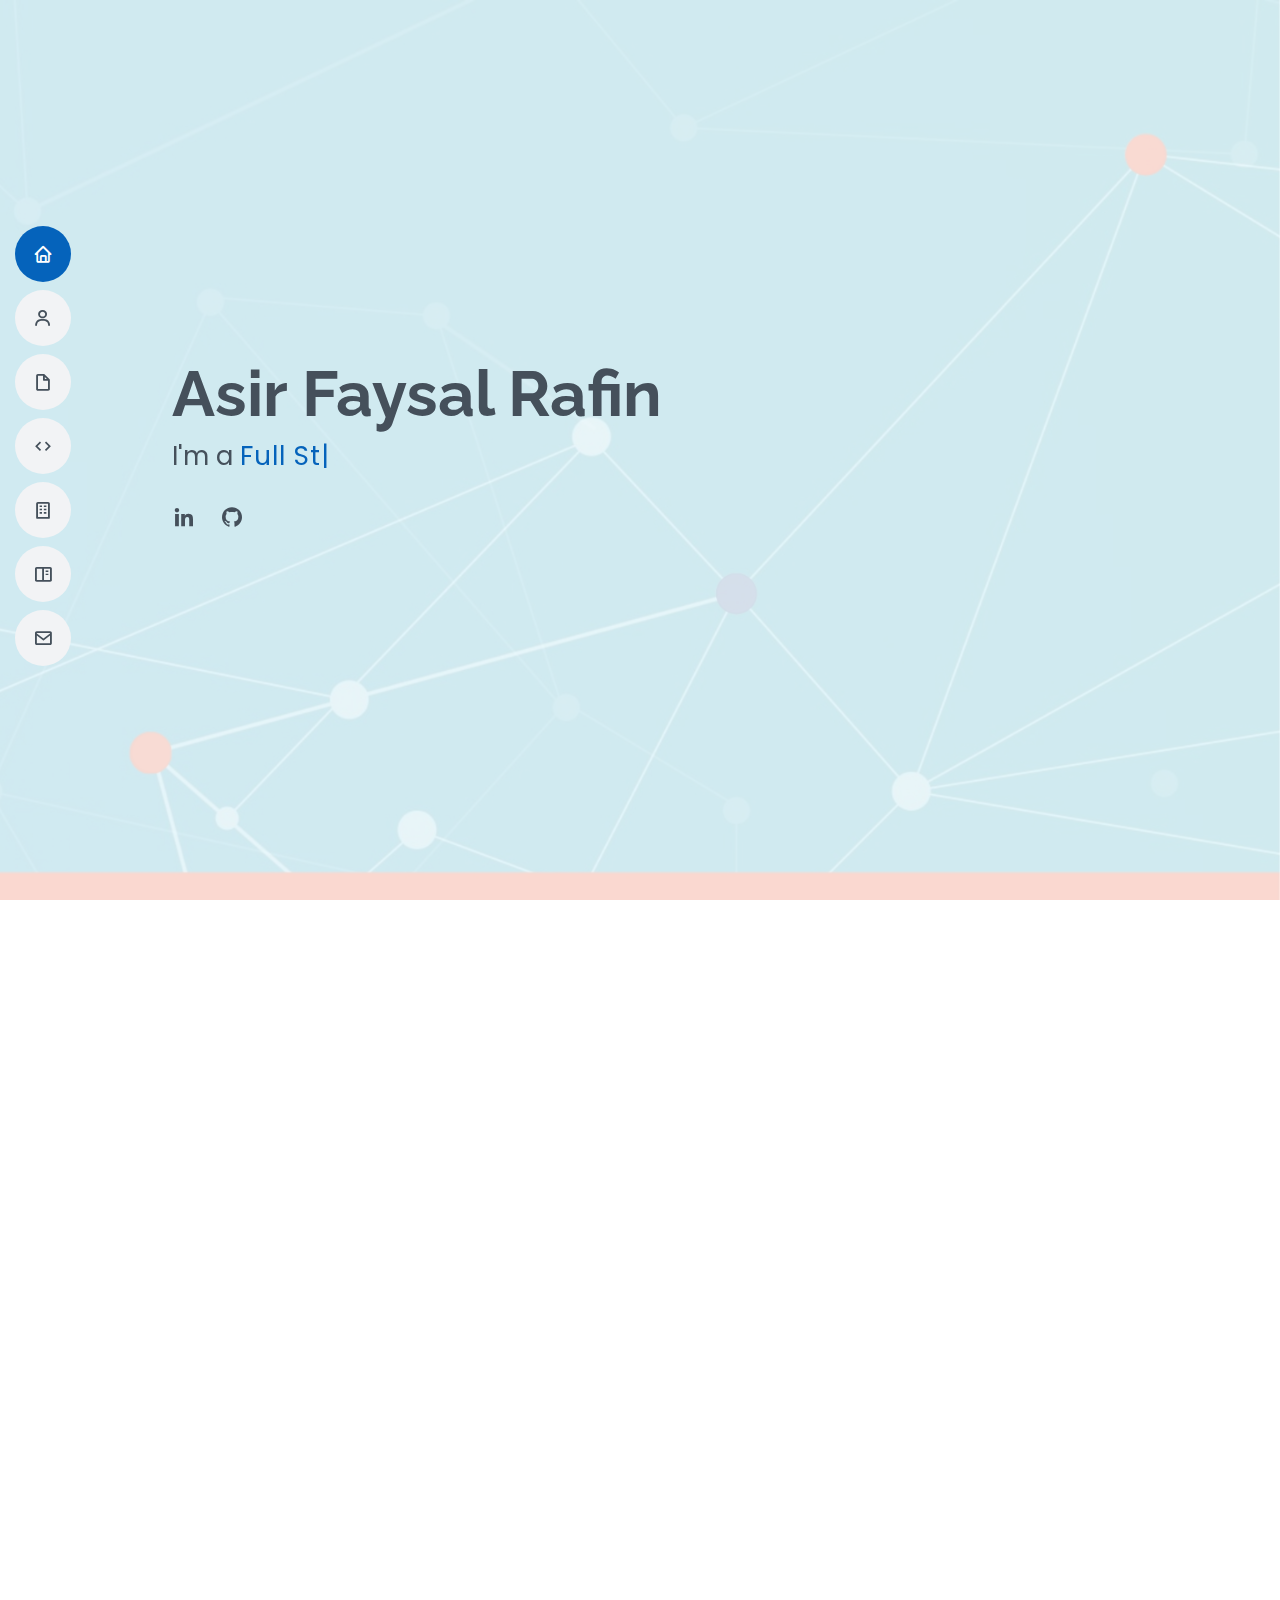
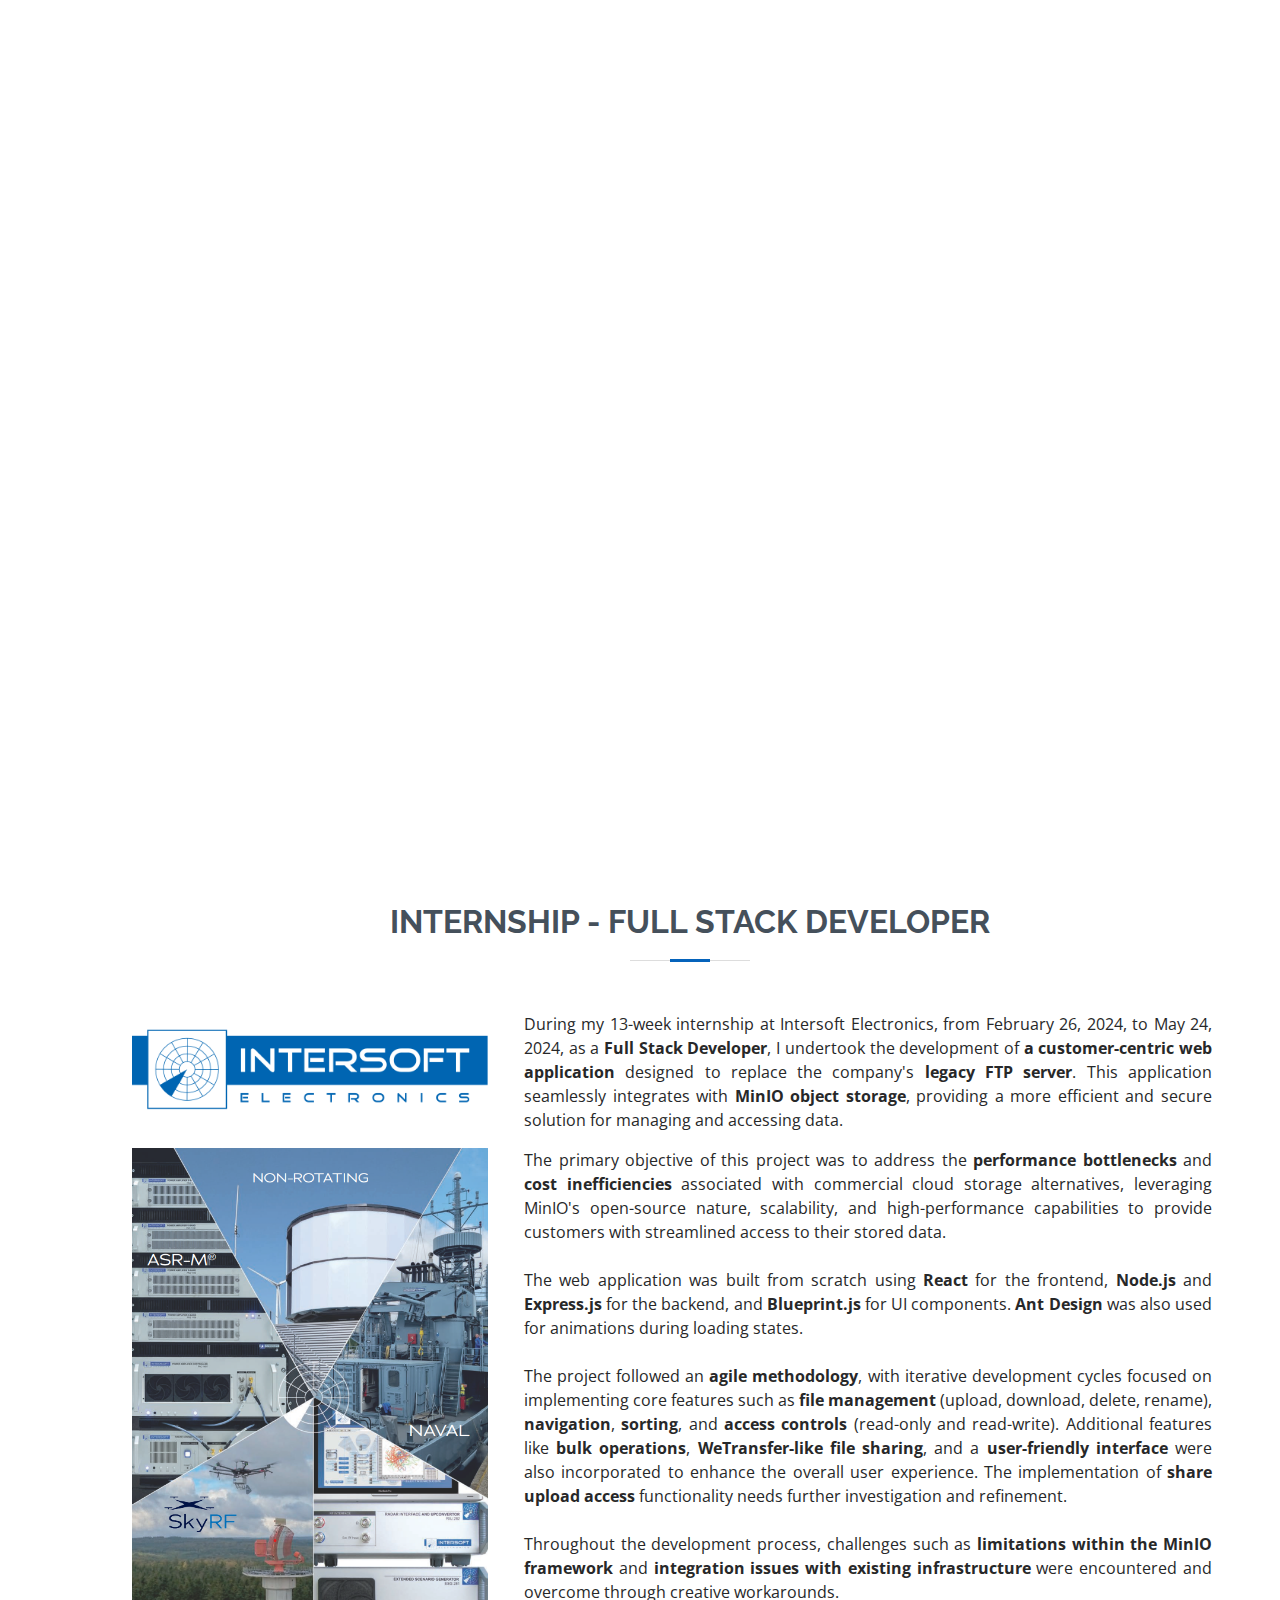
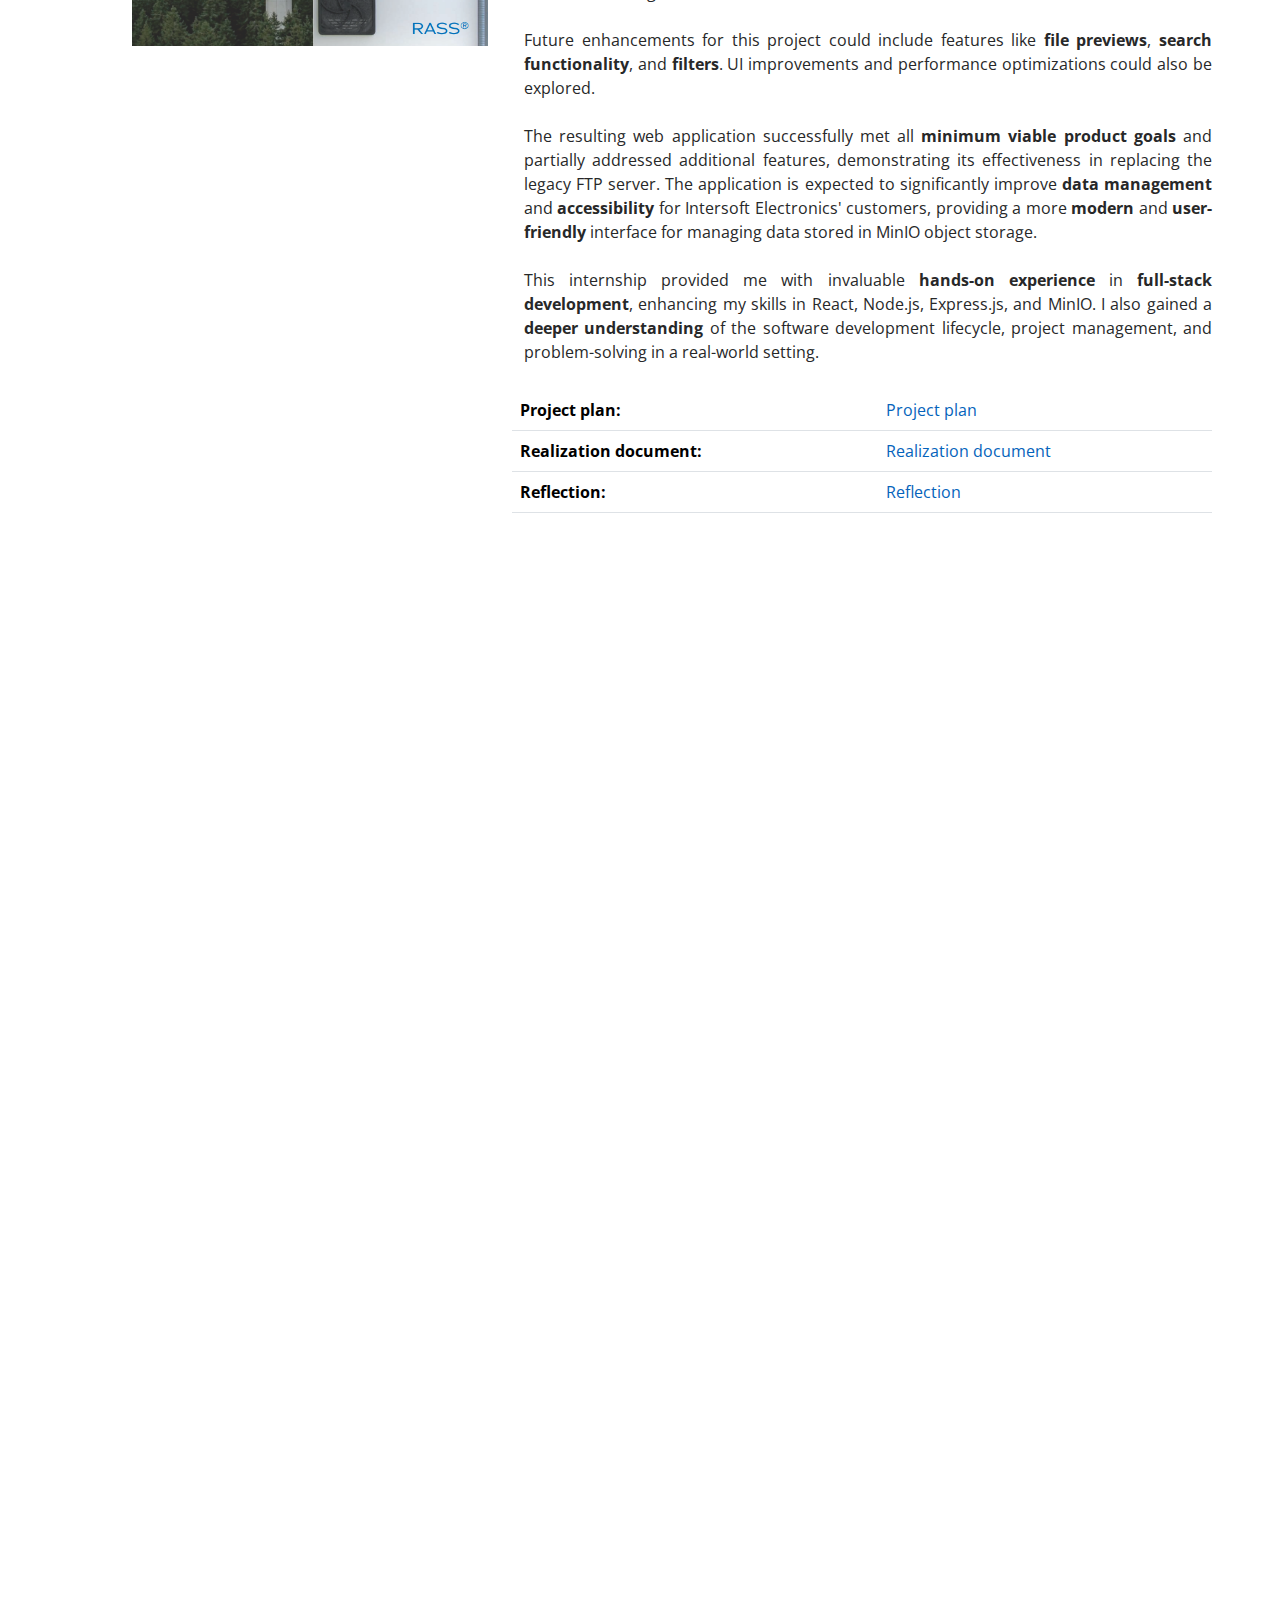
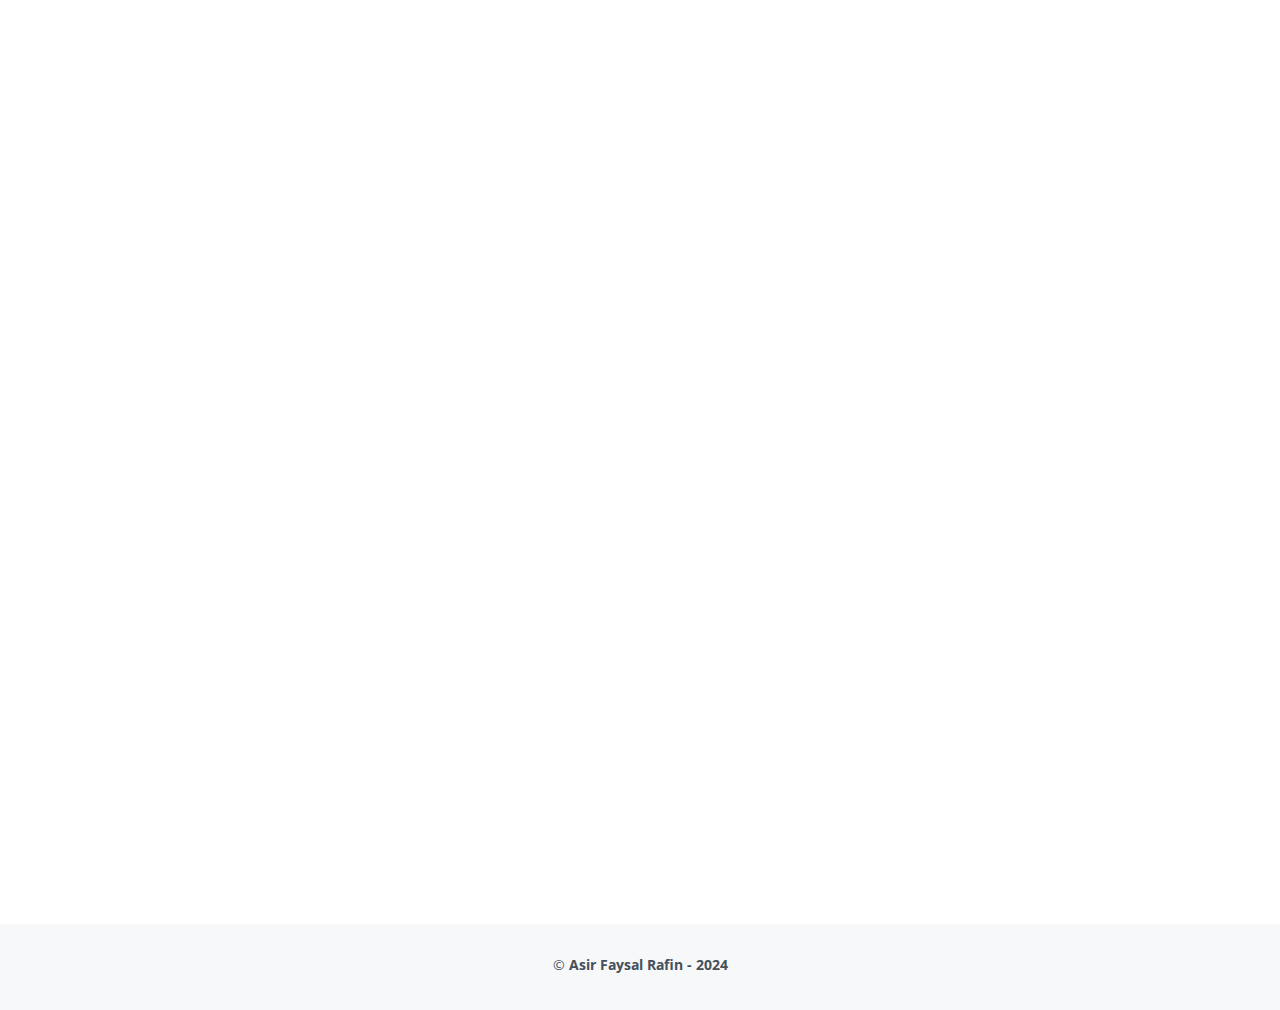
<file: index.html>
<!DOCTYPE html>
<html lang="en">

<head>
  <meta charset="utf-8">
  <meta content="width=device-width, initial-scale=1.0" name="viewport">

  <title>Asir Faysal Rafin</title>
  <meta content="" name="description">
  <meta content="" name="keywords">

  <!-- Favicons -->
  <link href="assets/img/favicon.png" rel="icon">
  <link href="assets/img/apple-touch-icon.png" rel="apple-touch-icon">

  <!-- Google Fonts -->
  <link href="https://fonts.googleapis.com/css?family=Open+Sans:300,300i,400,400i,600,600i,700,700i|Raleway:300,300i,400,400i,500,500i,600,600i,700,700i|Poppins:300,300i,400,400i,500,500i,600,600i,700,700i" rel="stylesheet">

  <!-- Vendor CSS Files -->
  <link href="assets/vendor/aos/aos.css" rel="stylesheet">
  <link href="assets/vendor/bootstrap/css/bootstrap.min.css" rel="stylesheet">
  <link href="assets/vendor/bootstrap-icons/bootstrap-icons.css" rel="stylesheet">
  <link href="assets/vendor/boxicons/css/boxicons.min.css" rel="stylesheet">
  <link href="assets/vendor/glightbox/css/glightbox.min.css" rel="stylesheet">
  <link href="assets/vendor/swiper/swiper-bundle.min.css" rel="stylesheet">

  <!-- Template Main CSS File -->
  <link href="assets/css/style.css" rel="stylesheet">
</head>

<body>

  <!-- ======= Mobile nav toggle button ======= -->
  <!-- <button type="button" class="mobile-nav-toggle d-xl-none"><i class="bi bi-list mobile-nav-toggle"></i></button> -->
  <i class="bi bi-list mobile-nav-toggle d-lg-none"></i>
  <!-- ======= Header ======= -->
  <header id="header" class="d-flex flex-column justify-content-center">

    <nav id="navbar" class="navbar nav-menu">
      <ul>
        <li><a href="#hero" class="nav-link scrollto active"><i class="bx bx-home"></i> <span>Home</span></a></li>
        <li><a href="#about" class="nav-link scrollto"><i class="bx bx-user"></i> <span>About</span></a></li>
        <li><a href="#resume" class="nav-link scrollto"><i class="bx bx-file-blank"></i> <span>Resume</span></a></li>
        <li><a href="#skills" class="nav-link scrollto"><i class="bx bx-code"></i> <span>Skills</span></a></li>        
        <li><a href="#internship" class="nav-link scrollto"><i class="bx bx-building"></i> <span>Internship</span></a></li>
        <li><a href="#portfolio" class="nav-link scrollto"><i class="bx bx-book-content"></i> <span>Projects</span></a></li>
        <li><a href="#contact" class="nav-link scrollto"><i class="bx bx-envelope"></i> <span>Contact</span></a></li>
      </ul>
    </nav><!-- .nav-menu -->

  </header><!-- End Header -->

  <!-- ======= Hero Section ======= -->
  <section id="hero" class="d-flex flex-column justify-content-center">
    <div class="container" data-aos="zoom-in" data-aos-delay="100">
      <h1>Asir Faysal Rafin</h1>
      <p>I'm a <span class="typed" data-typed-items="Full Stack Developer, React Geek, Collaborative Connector, Focused Finisher"></span></p>
      <div class="social-links">
        <a href="https://www.linkedin.com/in/asirfaysal" class="linkedin" target="_blank"><i class="bx bxl-linkedin"></i></a>
        <a href="https://github.com/asirfaysal" class="github" target="_blank"><i class="bx bxl-github"></i></a>        
      </div>
    </div>
  </section><!-- End Hero -->

  <main id="main">

    <!-- ======= About Section ======= -->
    <section id="about" class="about">
      <div class="container" data-aos="fade-up">

        <div class="section-title">
          <h2>About</h2>
          
        </div>

        <div class="row">
          <div class="col-lg-4">
            <img src="assets/img/profile-img.jpg" class="img-fluid" alt="">
          </div>
          <div class="col-lg-8 pt-4 pt-lg-0 content">
            <div class="row">
              <div class="col-lg-6">
                <ul>
                  <li><i class="bi bi-chevron-right"></i> <strong>Email:</strong> <a href="mailto:asirfaysal@hotmail.com">asirfaysal@hotmail.com</a></li>
                  <li><i class="bi bi-chevron-right"></i> <strong>Phone:</strong> <span>+32 496 15 62 81</span></li>


                  <li><i class="bi bi-chevron-right"></i> <strong>Address:</strong> <span>2440 Geel, Belgium</span></li>

                </ul>
              </div>
              <div class="col-lg-6">
                <ul>                  
                  <li><i class="bi bi-chevron-right"></i> <strong>Languages:</strong> <span>English, Dutch, Bengali & Hindi</span></li>
                  <li><i class="bi bi-chevron-right"></i> <strong>Age:</strong> <span>27 years</span></li>
                  <li><i class="bi bi-chevron-right"></i> <strong>Driving License:</strong> <span>No</span></li>
                </ul>
              </div>
            </div>
            <p class="pe-lg-5" style="text-align: justify;">
              I'm Asir Faysal Rafin, a dedicated and passionate Full Stack Developer with a robust foundation in Web Development, Data Science, and Project Management. Throughout my academic and professional journey, I have developed a comprehensive skill set in React.js, Java, C#, C++, JavaScript, Node.js, Express.js, SQL, Python, AI & ML, and multimedia technologies.
            </p>
            <p class="pe-lg-5" style="text-align: justify;">
              I strive to write clean and efficient code and love exploring new technologies. I am passionate about creating solutions that make an impact.
            </p>
            <p class="pe-lg-5" style="text-align: justify;">
              I am good at breaking down complex problems into smaller chunks and prioritizing them. Whether I'm working on a team project or individually, developing something innovative, or improving existing processes, I bring a proactive mindset and a keen eye for detail. And throughout it all, I believe clear communication is key, ensuring my teammates are informed and engaged every step of the way.
            </p>
            <p class="pe-lg-5" style="text-align: justify;">
              Outside of my professional pursuits, I enjoy cycling and reading books. These activities keep me balanced and fuel my creativity, allowing me to bring a fresh perspective to my work.
            </p>
            <p class="pe-lg-5" style="text-align: justify;">
              I am always excited to connect with like-minded professionals. Currently, I am open to work. If you're looking for a dedicated Full Stack Developer, feel free to reach out to discuss opportunities!
            </p>
            <a class="btn btn-primary btn-lg text-white smooth-scroll download-cv" href="CV_Rafin_AsirFaysal.pdf" target="_blank"><b>Download CV</b></a>
          </div>
        </div>

      </div>
    </section><!-- End About Section -->

    <!-- ======= Resume Section ======= -->
    <section id="resume" class="resume">
      <div class="container" data-aos="fade-up">

        <div class="section-title">
          <h2>Resume</h2>
        </div>

        <div class="row">
          <div class="col-lg-6">
            <h3 class="resume-title">Experience</h3>
            <div class="resume-item">
              <h4>Full Stack Developer (Internship)</h4>
              <h5>Feb 2024 - May 2024</h5>
              <p><em>Intersoft Electronics, Olen, Belgium · On-site </em></p>
              <ul>
                <li>Designed and developed a server-side rendered (SSR) web application using React from scratch to support Intersoft's updated object storage solution with MinIO, a scalable storage system compatible with S3, serving Intersoft and its hundreds of global customers, streamlining their data storage and access needs</li>
              </ul>
            </div>
            <div class="resume-item">
              <h4>Frontend Developer (Internship)</h4>
              <h5>Feb 2023 - May 2023</h5>
              <p><em>AMOTEK Technologies, Olen, Belgium · Hybrid </em></p>
              <ul>
                <li>Developed a Drupal-based e-commerce website for a clothing brand</li>
                <li>Collaborated with the team to create an event management website with React</li>
              </ul>
            </div>
            <div class="resume-item">
              <h4>Junior Developer (Part-time)</h4>
              <h5>Mar 2019 - May 2019</h5>
              <p><em> EC-Council, Kuala Lumpur, Malaysia · On-site </em></p>
              <ul>
                <li>Contributed to the redesign of the company's official website</li>
                <li>Duplicated the previous website's content, fixed bugs, and tested the new website</li>
                <li>Managed WordPress and added new content</li>
                <li>Produced a promotional video for the company using After Effects & Premiere Pro</li>
              </ul>
            </div>
            <div class="resume-item">
              <h4>Junior Developer (Internship)</h4>
              <h5>Mar 2019 - May 2019</h5>
              <p><em> EC-Council, Kuala Lumpur, Malaysia · On-site </em></p>
              <ul>
                <li>Developed web forms with HTML, CSS and JavaScript</li>
                <li>Edited the company's course videos using After Effects & Premiere Pro</li>
              </ul>
            </div>
          </div>
          <div class="col-lg-6">
            <h3 class="resume-title">Education</h3>
            <div class="resume-item ">
              <h4> Bachelor of Applied Computer Science, Specialization in AI</h4>
              <h5>Sep 2022 - Aug 2024</h5>
              <p><em>Thomas More University of Applied Sciences, Geel, Belgium</em></p>
            </div>
            <div class="resume-item">
              <h4>Master of Business Administration in Project Management</h4>
              <h5>Oct 2019 - Dec 2021</h5>
              <p><em>Limkokwing University of Creative Technology, Cyberjaya, Malaysia</em></p>
            </div>
            <div class="resume-item">
              <h4>Bachelor of Science in Software Engineering with Multimedia</h4>
              <h5>Oct 2016 - Jun 2019</h5>
              <p><em>Limkokwing University of Creative Technology, Cyberjaya, Malaysia</em></p>
            </div>
          </div>
        </div>

      </div>
    </section><!-- End Resume Section -->

    <!-- ======= Skills Section ======= -->
    <section id="skills" class="skills section-bg">
      <div class="container" data-aos="fade-up">

        <div class="section-title">
          <h2>Skills</h2>
        </div>
        <p style="text-align: center;">&#10003;&nbsp;<b>Eye for Detail</b> &nbsp;&nbsp;&nbsp;&#10003;&nbsp;<b>Creative</b>
          &nbsp;&nbsp;&nbsp;&#10003;&nbsp;<b>Fast-learner</b> &nbsp;&nbsp;&nbsp;&#10003;&nbsp;<b>Problem Solving</b>
          &nbsp;&nbsp;&nbsp;&#10003;&nbsp;<b>Teamwork</b> &nbsp;&nbsp;&nbsp;&#10003;&nbsp;<b>Agile</b>
          &nbsp;&nbsp;&nbsp;&#10003;&nbsp;<b>Leadership</b><br><br>
        </p>

        <div class="row skills-content">

          <div class="col-lg-6">

            <div class="progress">
              <span class="skill">React/Angular <i class="val">90%</i></span>
              <div class="progress-bar-wrap">
                <div class="progress-bar" role="progressbar" aria-valuenow="90" aria-valuemin="0" aria-valuemax="100"></div>
              </div>
            </div>

            <div class="progress">
              <span class="skill">Java <i class="val">80%</i></span>
              <div class="progress-bar-wrap">
                <div class="progress-bar" role="progressbar" aria-valuenow="80" aria-valuemin="0" aria-valuemax="100"></div>
              </div>
            </div>

            <div class="progress">
              <span class="skill">C# <i class="val">80%</i></span>
              <div class="progress-bar-wrap">
                <div class="progress-bar" role="progressbar" aria-valuenow="80" aria-valuemin="0" aria-valuemax="100"></div>
              </div>
            </div>

            <div class="progress">
              <span class="skill">C++ <i class="val">80%</i></span>
              <div class="progress-bar-wrap">
                <div class="progress-bar" role="progressbar" aria-valuenow="80" aria-valuemin="0" aria-valuemax="100"></div>
              </div>
            </div>

            <div class="progress">
              <span class="skill">SQL/MySQL/PostgreSQL <i class="val">85%</i></span>
              <div class="progress-bar-wrap">
                <div class="progress-bar" role="progressbar" aria-valuenow="85" aria-valuemin="0" aria-valuemax="100"></div>
              </div>
            </div>

            <div class="progress">
              <span class="skill">Node.js/Express.js <i class="val">85%</i></span>
              <div class="progress-bar-wrap">
                <div class="progress-bar" role="progressbar" aria-valuenow="85" aria-valuemin="0" aria-valuemax="100"></div>
              </div>
            </div>

            <div class="progress">
              <span class="skill">HTML <i class="val">100%</i></span>
              <div class="progress-bar-wrap">
                <div class="progress-bar" role="progressbar" aria-valuenow="100" aria-valuemin="0" aria-valuemax="100"></div>
              </div>
            </div>

            <div class="progress">
              <span class="skill">CSS <i class="val">90%</i></span>
              <div class="progress-bar-wrap">
                <div class="progress-bar" role="progressbar" aria-valuenow="90" aria-valuemin="0" aria-valuemax="100"></div>
              </div>
            </div>

            <div class="progress">
              <span class="skill">JavaScript <i class="val">90%</i></span>
              <div class="progress-bar-wrap">
                <div class="progress-bar" role="progressbar" aria-valuenow="90" aria-valuemin="0" aria-valuemax="100"></div>
              </div>
            </div>

          </div>

          <div class="col-lg-6">

            <div class="progress">
              <span class="skill">Python <i class="val">85%</i></span>
              <div class="progress-bar-wrap">
                <div class="progress-bar" role="progressbar" aria-valuenow="85" aria-valuemin="0" aria-valuemax="100"></div>
              </div>
            </div>

            <div class="progress">
              <span class="skill">AI/ML <i class="val">80%</i></span>
              <div class="progress-bar-wrap">
                <div class="progress-bar" role="progressbar" aria-valuenow="80" aria-valuemin="0" aria-valuemax="100"></div>
              </div>
            </div>

            <div class="progress">
              <span class="skill">Qlik Sense <i class="val">80%</i></span>
              <div class="progress-bar-wrap">
                <div class="progress-bar" role="progressbar" aria-valuenow="80" aria-valuemin="0" aria-valuemax="100"></div>
              </div>
            </div>

            <div class="progress">
              <span class="skill">Power BI <i class="val">75%</i></span>
              <div class="progress-bar-wrap">
                <div class="progress-bar" role="progressbar" aria-valuenow="75" aria-valuemin="0" aria-valuemax="100"></div>
              </div>
            </div>

            <div class="progress">
              <span class="skill">SSMS <i class="val">75%</i></span>
              <div class="progress-bar-wrap">
                <div class="progress-bar" role="progressbar" aria-valuenow="75" aria-valuemin="0" aria-valuemax="100"></div>
              </div>
            </div>

            <div class="progress">
              <span class="skill">Shell scripting <i class="val">80%</i></span>
              <div class="progress-bar-wrap">
                <div class="progress-bar" role="progressbar" aria-valuenow="80" aria-valuemin="0" aria-valuemax="100"></div>
              </div>
            </div>

            <div class="progress">
              <span class="skill">Git <i class="val">90%</i></span>
              <div class="progress-bar-wrap">
                <div class="progress-bar" role="progressbar" aria-valuenow="90" aria-valuemin="0" aria-valuemax="100"></div>
              </div>
            </div>

            <div class="progress">
              <span class="skill">Linux <i class="val">90%</i></span>
              <div class="progress-bar-wrap">
                <div class="progress-bar" role="progressbar" aria-valuenow="90" aria-valuemin="0" aria-valuemax="100"></div>
              </div>
            </div>

            <div class="progress">
              <span class="skill">Docker/Kubernetes<i class="val">70%</i></span>
              <div class="progress-bar-wrap">
                <div class="progress-bar" role="progressbar" aria-valuenow="70" aria-valuemin="0" aria-valuemax="100"></div>
              </div>
            </div>

          </div>

        </div>

      </div>
    </section><!-- End Skills Section -->

    <!-- ======= Internship Section ======= -->
    <section class="internship" id="internship">
      <div class="container">
        <div class="section-title">
          <h2>Internship - Full stack developer</h2>
        </div>
        <div class="row">
          <div class="col-lg-4 d-flex align-items-center">
            <img style="max-height: 100%; max-width: 100%; padding-bottom: 20px;" alt="Intersoft Electronics Logo" src="assets/img/intersoft-electronics-logo.png">
          </div> 
          <p  class="col-lg-8 ps-lg-4 pe-lg-5" style="text-align: justify;">
            During my 13-week internship at Intersoft Electronics, from February 26, 2024, to May 24, 2024, as a <b>Full Stack
            Developer</b>, I undertook the development of <b>a customer-centric web application</b> designed to replace the company's
            <b>legacy FTP server</b>. This application seamlessly integrates with <b>MinIO object storage</b>, providing a more efficient and
            secure solution for managing and accessing data.            
          </p>         
        </div>

        <div class="row">
          <div class="col-lg-4 d-none d-lg-block">
            <img style="max-height: auto; max-width: 100%;" alt="Intersoft Electronics Portfolio" src="assets/img/intersoft-electronics-portfolio.png">
          </div>
          <p class="col-lg-8 ps-lg-4 pe-lg-5" style="text-align: justify;">
            The primary objective of this project was to address the <b>performance bottlenecks</b> and <b>cost inefficiencies</b> associated with
            commercial cloud storage alternatives, leveraging MinIO's open-source nature, scalability, and high-performance
            capabilities to provide customers with streamlined access to their stored data.<br><br>

            The web application was built from scratch using <b>React</b> for the frontend, <b>Node.js</b> and <b>Express.js</b> for the backend, and
            <b>Blueprint.js</b> for UI components. <b>Ant Design</b> was also used for animations during loading states.<br><br>

            The project followed an <b>agile methodology</b>, with iterative development cycles focused on implementing core features such
            as <b>file management</b> (upload, download, delete, rename), <b>navigation</b>, <b>sorting</b>, and <b>access controls</b> (read-only and
            read-write). Additional features like <b>bulk operations</b>, <b>WeTransfer-like file sharing</b>, and a <b>user-friendly interface</b> were
            also incorporated to enhance the overall user experience. The implementation of <b>share upload access</b> functionality needs
            further investigation and refinement.<br><br>

            Throughout the development process, challenges such as <b>limitations within the MinIO framework</b> and <b>integration issues
            with existing infrastructure</b> were encountered and overcome through creative workarounds.<br><br>

            Future enhancements for this project could include features like <b>file previews</b>, <b>search functionality</b>, and <b>filters</b>. UI
            improvements and performance optimizations could also be explored.<br><br>

            The resulting web application successfully met all <b>minimum viable product goals</b> and partially addressed additional
            features, demonstrating its effectiveness in replacing the legacy FTP server. The application is expected to
            significantly improve <b>data management</b> and <b>accessibility</b> for Intersoft Electronics' customers, providing a more <b>modern</b>
            and <b>user-friendly</b> interface for managing data stored in MinIO object storage.<br><br>

            This internship provided me with invaluable <b>hands-on experience</b> in <b>full-stack development</b>, enhancing my skills in React,
            Node.js, Express.js, and MinIO. I also gained a <b>deeper understanding</b> of the software development lifecycle, project
            management, and problem-solving in a real-world setting.
          </p>
     
        </div>

        <div class="row">
          <div class="col-lg-8 offset-lg-4 pe-lg-5">
            <table class="table" style=" margin-top: 10px;">
              <tbody>
                <tr>
                  <th scope="row">Project plan:</th>
                  <td><a href="https://1drv.ms/f/s!AmFlWoxYqh-FiOMAQ5lVas34IKWjJA?e=5YxqVD" rel="nofollow noopener" target="_blank">Project plan</a></td>
                </tr>
                <tr>
                  <th scope="row">Realization document:</th>
                  <td><a href="https://1drv.ms/f/s!AmFlWoxYqh-FiOMAQ5lVas34IKWjJA?e=5YxqVD" rel="nofollow noopener" target="_blank">Realization document</a></td>
                </tr>
                <tr>
                  <th scope="row">Reflection:</th>
                  <td><a href="https://1drv.ms/f/s!AmFlWoxYqh-FiOMAQ5lVas34IKWjJA?e=5YxqVD" rel="nofollow noopener" target="_blank">Reflection</a></td>
                </tr>
              </tbody>
            </table>
          </div>
        </div>

      </div>
    </section><!-- End Internship Section -->

    <!-- ======= Portfolio Section ======= -->
    <section id="portfolio" class="portfolio section-bg">
      <div class="container" data-aos="fade-up">

        <div class="section-title">
          <h2>Projects</h2>
        </div>

        <div class="row">
          <div class="col-lg-12 d-flex justify-content-center" data-aos="fade-up" data-aos-delay="100">
            <ul id="portfolio-flters">
              <li data-filter="*" class="filter-active">All</li>
              <li data-filter=".filter-app">App</li>
              <li data-filter=".filter-ai">AI</li>
              <li data-filter=".filter-bi">BI</li>
            </ul>
          </div>
        </div>

        <div class="row portfolio-container" data-aos="fade-up" data-aos-delay="200">

          <div class="col-lg-4 col-md-6 portfolio-item filter-app filter-ai">
            <div class="portfolio-wrap">
              <img src="assets/img/portfolio/portfolio-1.jpg" class="img-fluid" alt="">
              <div class="portfolio-info">
                <h4>Strawberry4life</h4>
                <p>Project 4.0</p>
                <div class="portfolio-links">                  
                  <a href="strawberry4life-details.html" class="portfolio-details-lightbox" data-glightbox="type: external" title="Project Details"><i class="bx bx-link"></i></a>
                </div>
              </div>
            </div>
          </div>

          <div class="col-lg-4 col-md-6 portfolio-item filter-app">
            <div class="portfolio-wrap">
              <img src="assets/img/portfolio/portfolio-2.jpg" class="img-fluid" alt="">
              <div class="portfolio-info">
                <h4>MinIO React App</h4>
                <p>Internship</p>
                <div class="portfolio-links">                  
                  <a href="minio-details.html" class="portfolio-details-lightbox" data-glightbox="type: external" title="Project Details"><i class="bx bx-link"></i></a>
                </div>
              </div>
            </div>
          </div>

          <div class="col-lg-4 col-md-6 portfolio-item filter-app filter-ai">
            <div class="portfolio-wrap">
              <img src="assets/img/portfolio/portfolio-3.jpg" class="img-fluid" alt="">
              <div class="portfolio-info">
                <h4>Detecting Yellow Legged Hornets</h4>
                <p>AI Project</p>
                <div class="portfolio-links">                  
                  <a href="hornet-details.html" class="portfolio-details-lightbox" data-glightbox="type: external" title="Project Details"><i class="bx bx-link"></i></a>
                </div>
              </div>
            </div>
          </div>

          <div class="col-lg-4 col-md-6 portfolio-item filter-ai">
            <div class="portfolio-wrap">
              <img src="assets/img/portfolio/portfolio-4.jpg" class="img-fluid" alt="">
              <div class="portfolio-info">
                <h4>Predicting Titanic Survival and Crop Yield</h4>
                <p>Cloud AI</p>
                <div class="portfolio-links">                  
                  <a href="datanexa-details.html" class="portfolio-details-lightbox" data-glightbox="type: external" title="Project Details"><i class="bx bx-link"></i></a>
                </div>
              </div>
            </div>
          </div>

          <div class="col-lg-4 col-md-6 portfolio-item filter-ai">
            <div class="portfolio-wrap">
              <img src="assets/img/portfolio/portfolio-5.jpg" class="img-fluid" alt="">
              <div class="portfolio-info">
                <h4>Classifying Formula1 Cars</h4>
                <p>Big Data</p>
                <div class="portfolio-links">                  
                  <a href="formula1-details.html" class="portfolio-details-lightbox" data-glightbox="type: external" title="Project Details"><i class="bx bx-link"></i></a>
                </div>
              </div>
            </div>
          </div>

          <div class="col-lg-4 col-md-6 portfolio-item filter-bi">
            <div class="portfolio-wrap">
              <img src="assets/img/portfolio/portfolio-6.jpg" class="img-fluid" alt="">
              <div class="portfolio-info">
                <h4>Olympic Insights</h4>
                <p>BI Project</p>
                <div class="portfolio-links">                  
                  <a href="olympic-details.html" class="portfolio-details-lightbox" data-glightbox="type: external" title="Project Details"><i class="bx bx-link"></i></a>
                </div>
              </div>
            </div>
          </div>       

        </div>
        
      </div>
    </section>
    <!-- End Portfolio Section -->

    <!-- ======= Contact Section ======= -->
    <section id="contact" class="contact">
      <div class="container" data-aos="fade-up">

        <div class="section-title">
          <h2>Contact</h2>
        </div>

        <div class="row mt-1">

          <div class="col-lg-3 offset-lg-2">
            <div class="info">
              
              <div class="address">
                <i class="bi bi-geo-alt"></i>
                <h4>Location:</h4>
                <p>2440 Geel, Belgium</p>
              </div>

              <div class="email">
                <i class="bi bi-envelope"></i>
                <h4>Email:</h4>
                <p>asirfaysal@hotmail.com</p>
              </div>

              <div class="phone">
                <i class="bi bi-phone"></i>
                <h4>Call:</h4>
                <p>+32 496 15 62 81</p>
              </div>

            </div>

          </div>

          <div class="col-lg-6 mt-5 mt-lg-0">

            <div class="map-container">
              <iframe
                src="https://www.google.com/maps/embed?pb=!1m18!1m12!1m3!1d10050.518281129388!2d4.960773016514597!3d51.15302796102011!2m3!1f0!2f0!3f0!3m2!1i1024!2i768!4f13.1!3m3!1m2!1s0x47c14d81649a2c8f%3A0x40a102541f09000!2sGeel%2C%20Belgium!5e0!3m2!1sen!2sus!4v1686305470667!5m2!1sen!2sus"
                width="500" 
                height="450" 
                style="border:0;" 
                allowfullscreen="" 
                loading="lazy" 
                referrerpolicy="no-referrer-when-downgrade">
              </iframe>
            </div>

          </div>

        </div>

      </div>
    </section><!-- End Contact Section -->

  </main><!-- End #main -->

  <!-- ======= Footer ======= -->
  <footer id="footer">
    <div class="container">
      <div class="copyright">
        &copy; <strong><span>Asir Faysal Rafin - 2024</span></strong>
      </div>
    </div>
  </footer><!-- End Footer -->

  <div id="preloader"></div>
  <a href="#" class="back-to-top d-flex align-items-center justify-content-center"><i class="bi bi-arrow-up-short"></i></a>

  <!-- Vendor JS Files -->
  <script src="assets/vendor/purecounter/purecounter_vanilla.js"></script>
  <script src="assets/vendor/aos/aos.js"></script>
  <script src="assets/vendor/bootstrap/js/bootstrap.bundle.min.js"></script>
  <script src="assets/vendor/glightbox/js/glightbox.min.js"></script>
  <script src="assets/vendor/isotope-layout/isotope.pkgd.min.js"></script>
  <script src="assets/vendor/swiper/swiper-bundle.min.js"></script>
  <script src="assets/vendor/typed.js/typed.umd.js"></script>
  <script src="assets/vendor/waypoints/noframework.waypoints.js"></script>
  <script src="assets/vendor/php-email-form/validate.js"></script>

  <!-- Template Main JS File -->
  <script src="assets/js/main.js"></script>

</body>

</html>
</file>
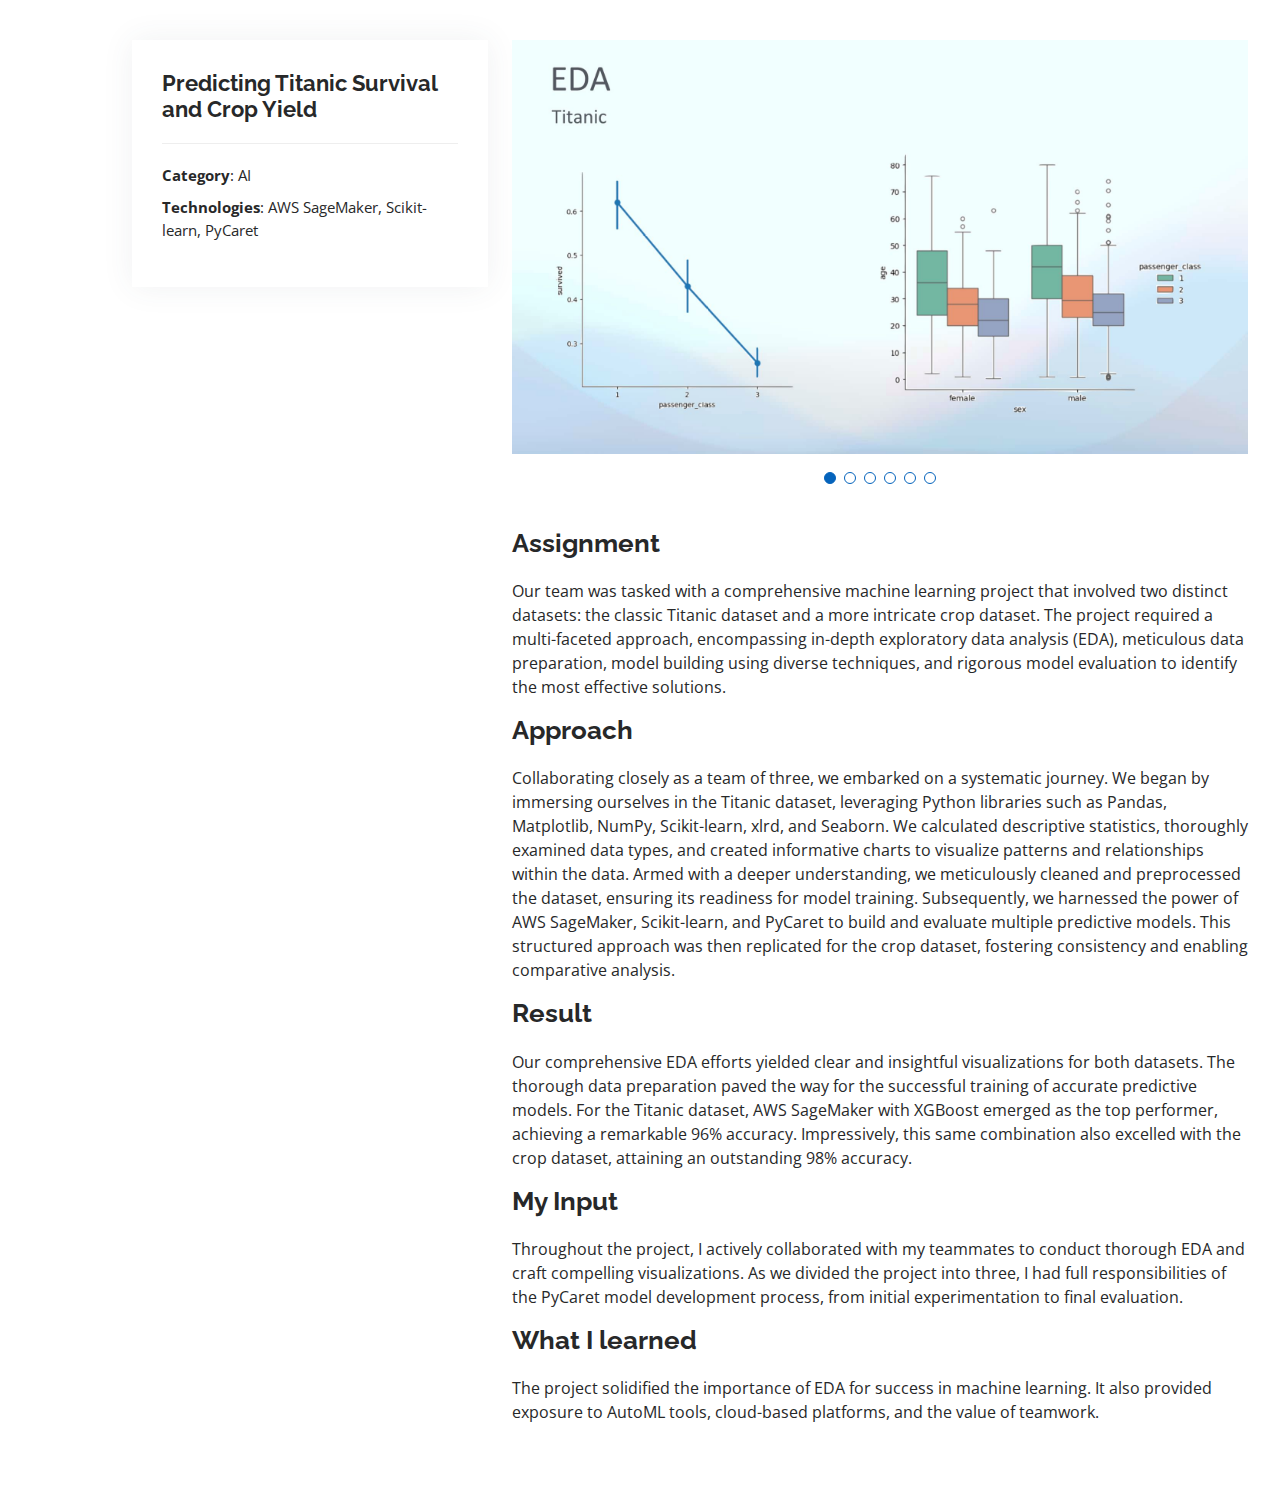
<file: datanexa-details.html>
<!DOCTYPE html>
<html lang="en">

<head>
  <meta charset="utf-8">
  <meta content="width=device-width, initial-scale=1.0" name="viewport">

  <title>Portfolio Details - Personal Bootstrap Template</title>
  <meta content="" name="description">
  <meta content="" name="keywords">

  <!-- Favicons -->
  <link href="assets/img/favicon.png" rel="icon">
  <link href="assets/img/apple-touch-icon.png" rel="apple-touch-icon">

  <!-- Google Fonts -->
  <link href="https://fonts.googleapis.com/css?family=Open+Sans:300,300i,400,400i,600,600i,700,700i|Raleway:300,300i,400,400i,500,500i,600,600i,700,700i|Poppins:300,300i,400,400i,500,500i,600,600i,700,700i" rel="stylesheet">

  <!-- Vendor CSS Files -->
  <link href="assets/vendor/aos/aos.css" rel="stylesheet">
  <link href="assets/vendor/bootstrap/css/bootstrap.min.css" rel="stylesheet">
  <link href="assets/vendor/bootstrap-icons/bootstrap-icons.css" rel="stylesheet">
  <link href="assets/vendor/boxicons/css/boxicons.min.css" rel="stylesheet">
  <link href="assets/vendor/glightbox/css/glightbox.min.css" rel="stylesheet">
  <link href="assets/vendor/swiper/swiper-bundle.min.css" rel="stylesheet">

  <!-- Template Main CSS File -->
  <link href="assets/css/style.css" rel="stylesheet">
</head>

<body>

  <main id="main">

    <!-- ======= Portfolio Details Section ======= -->
    <section id="portfolio-details" class="portfolio-details">
      <div class="container">

        <div class="row gy-4">

          <div class="col-lg-4">
            <div class="portfolio-info">
              <h3>Predicting Titanic Survival and Crop Yield</h3>
              <ul>
                <li><strong>Category</strong>: AI</li>
                <li><strong>Technologies</strong>: AWS SageMaker, Scikit-learn, PyCaret</li>
              </ul>
            </div>

          </div>

          <div class="col-lg-8">
            <div class="portfolio-details-slider swiper">
              <div class="swiper-wrapper align-items-center">

                <div class="swiper-slide">
                  <img src="assets/img/portfolio/datanexa/datanexa-1.jpg" alt="">
                </div>

                <div class="swiper-slide">
                  <img src="assets/img/portfolio/datanexa/datanexa-2.jpg" alt="">
                </div>

                <div class="swiper-slide">
                  <img src="assets/img/portfolio/datanexa/datanexa-3.jpg" alt="">
                </div>

                <div class="swiper-slide">
                  <img src="assets/img/portfolio/datanexa/datanexa-4.jpg" alt="">
                </div>

                <div class="swiper-slide">
                  <img src="assets/img/portfolio/datanexa/datanexa-5.jpg" alt="">
                </div>

                <div class="swiper-slide">
                  <img src="assets/img/portfolio/datanexa/datanexa-6.jpg" alt="">
                </div>

              </div>
              <div class="swiper-pagination"></div>
            </div>
          </div>

        </div>

        <div class="row gy-4">
          <div class="col-lg-8 offset-lg-4">

            <div class="portfolio-description">
              <h2>Assignment</h2>
              <p>
                Our team was tasked with a comprehensive machine learning project that involved two distinct datasets: the classic
                Titanic dataset and a more intricate crop dataset. The project required a multi-faceted approach, encompassing
                in-depth exploratory data analysis (EDA), meticulous data preparation, model building using diverse techniques, and
                rigorous model evaluation to identify the most effective solutions.
              </p>
              
              <h2>Approach</h2>
              <p>
                Collaborating closely as a team of three, we embarked on a systematic journey. We began by immersing ourselves in the
                Titanic dataset, leveraging Python libraries such as Pandas, Matplotlib, NumPy, Scikit-learn, xlrd, and Seaborn. We
                calculated descriptive statistics, thoroughly examined data types, and created informative charts to visualize
                patterns and relationships within the data. Armed with a deeper understanding, we meticulously cleaned and
                preprocessed the dataset, ensuring its readiness for model training. Subsequently, we harnessed the power of AWS
                SageMaker, Scikit-learn, and PyCaret to build and evaluate multiple predictive models. This structured approach was
                then replicated for the crop dataset, fostering consistency and enabling comparative analysis.
              </p>
              
              <h2>Result</h2>
              <p>
                Our comprehensive EDA efforts yielded clear and insightful visualizations for both datasets. The thorough data
                preparation paved the way for the successful training of accurate predictive models. For the Titanic dataset, AWS
                SageMaker with XGBoost emerged as the top performer, achieving a remarkable 96% accuracy. Impressively, this same
                combination also excelled with the crop dataset, attaining an outstanding 98% accuracy.
              </p>
              
              <h2>My Input</h2>
              <p>
                Throughout the project, I actively collaborated with my teammates to conduct
                thorough EDA and craft compelling visualizations. As we divided the project into three, I had full responsibilities of
                the PyCaret model development
                process, from initial experimentation to final evaluation.
              </p>
              
              <h2>What I learned</h2>
              <p>
                The project solidified the importance of EDA for success in machine learning. It also provided exposure to AutoML
                tools, cloud-based platforms, and the value of teamwork.
              
              </p>

            </div>

          </div>

        </div>

      </div>
    </section><!-- End Portfolio Details Section -->

  </main><!-- End #main -->

  <div id="preloader"></div>
  <a href="#" class="back-to-top d-flex align-items-center justify-content-center"><i class="bi bi-arrow-up-short"></i></a>

  <!-- Vendor JS Files -->
  <script src="assets/vendor/purecounter/purecounter_vanilla.js"></script>
  <script src="assets/vendor/aos/aos.js"></script>
  <script src="assets/vendor/bootstrap/js/bootstrap.bundle.min.js"></script>
  <script src="assets/vendor/glightbox/js/glightbox.min.js"></script>
  <script src="assets/vendor/isotope-layout/isotope.pkgd.min.js"></script>
  <script src="assets/vendor/swiper/swiper-bundle.min.js"></script>
  <script src="assets/vendor/typed.js/typed.umd.js"></script>
  <script src="assets/vendor/waypoints/noframework.waypoints.js"></script>
  <script src="assets/vendor/php-email-form/validate.js"></script>

  <!-- Template Main JS File -->
  <script src="assets/js/main.js"></script>

</body>

</html>
</file>
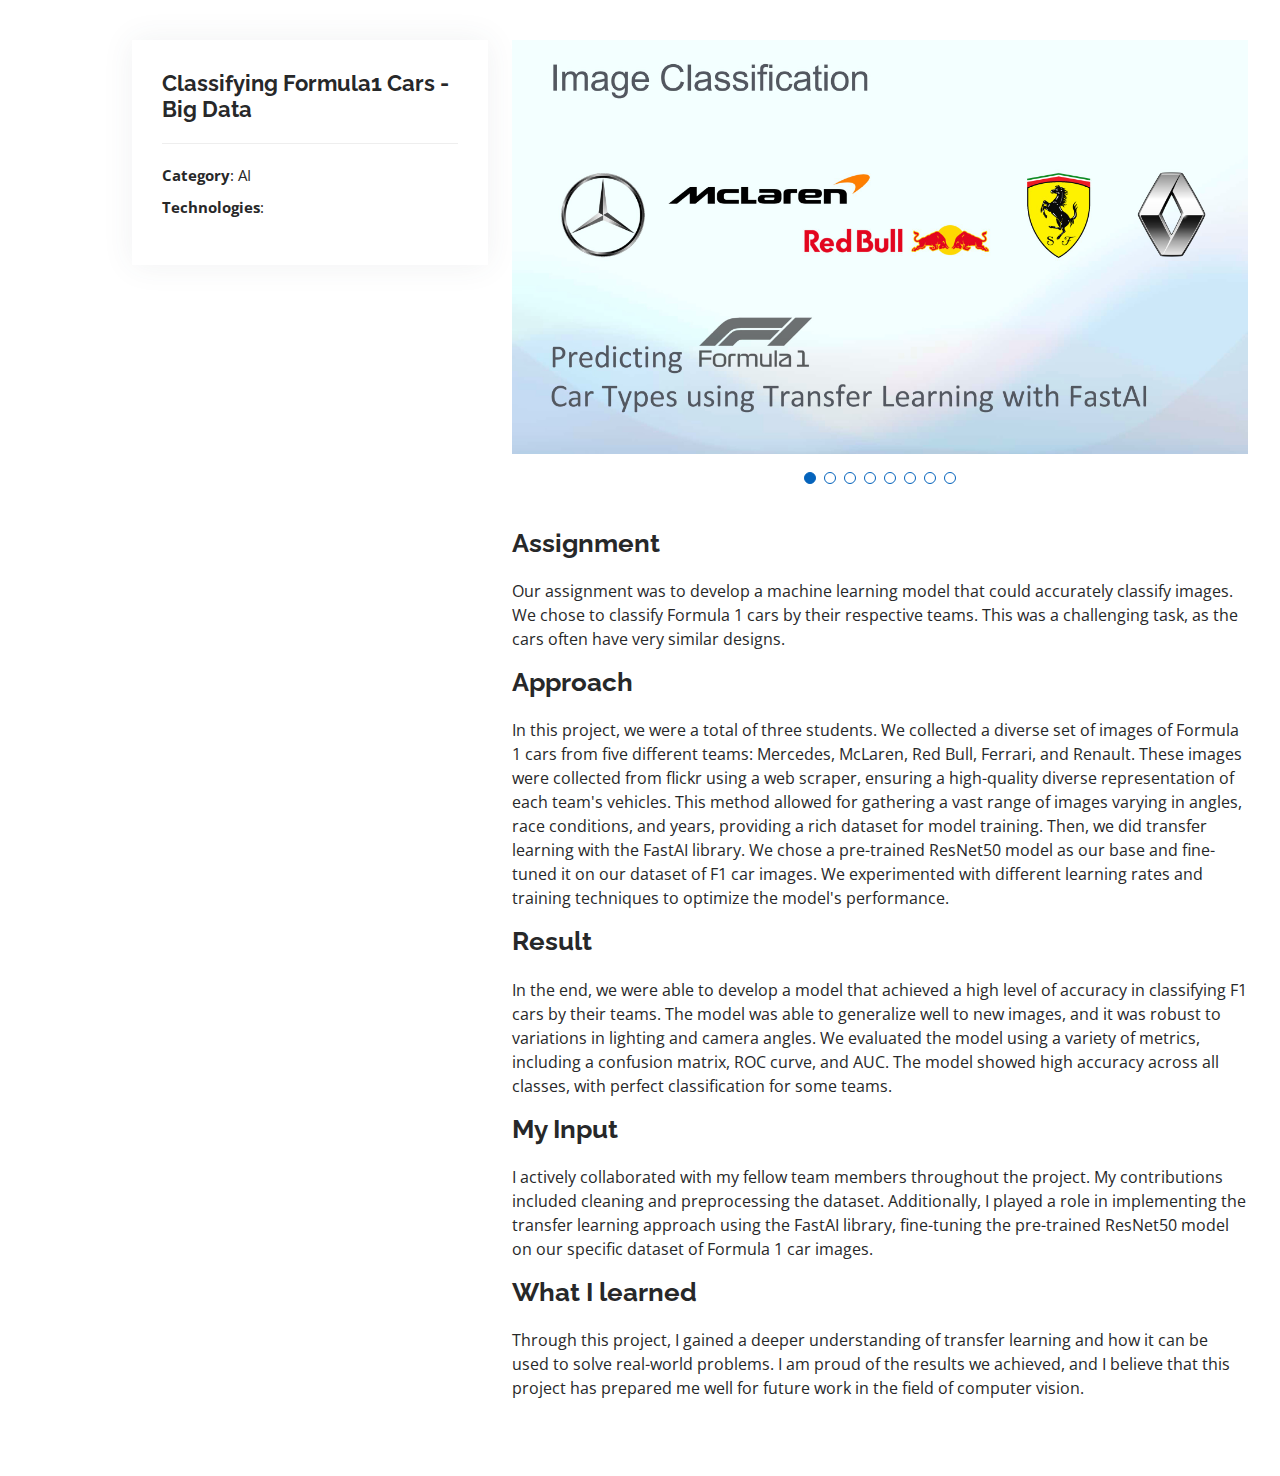
<file: formula1-details.html>
<!DOCTYPE html>
<html lang="en">

<head>
  <meta charset="utf-8">
  <meta content="width=device-width, initial-scale=1.0" name="viewport">

  <title>Portfolio Details - Personal Bootstrap Template</title>
  <meta content="" name="description">
  <meta content="" name="keywords">

  <!-- Favicons -->
  <link href="assets/img/favicon.png" rel="icon">
  <link href="assets/img/apple-touch-icon.png" rel="apple-touch-icon">

  <!-- Google Fonts -->
  <link href="https://fonts.googleapis.com/css?family=Open+Sans:300,300i,400,400i,600,600i,700,700i|Raleway:300,300i,400,400i,500,500i,600,600i,700,700i|Poppins:300,300i,400,400i,500,500i,600,600i,700,700i" rel="stylesheet">

  <!-- Vendor CSS Files -->
  <link href="assets/vendor/aos/aos.css" rel="stylesheet">
  <link href="assets/vendor/bootstrap/css/bootstrap.min.css" rel="stylesheet">
  <link href="assets/vendor/bootstrap-icons/bootstrap-icons.css" rel="stylesheet">
  <link href="assets/vendor/boxicons/css/boxicons.min.css" rel="stylesheet">
  <link href="assets/vendor/glightbox/css/glightbox.min.css" rel="stylesheet">
  <link href="assets/vendor/swiper/swiper-bundle.min.css" rel="stylesheet">

  <!-- Template Main CSS File -->
  <link href="assets/css/style.css" rel="stylesheet">
</head>

<body>

  <main id="main">

    <!-- ======= Portfolio Details Section ======= -->
    <section id="portfolio-details" class="portfolio-details">
      <div class="container">

        <div class="row gy-4">

          <div class="col-lg-4">
            <div class="portfolio-info">
              <h3>Classifying Formula1 Cars - Big Data</h3>
              <ul>
                <li><strong>Category</strong>: AI</li>
                <li><strong>Technologies</strong>: </li>
              </ul>
            </div>

          </div>

          <div class="col-lg-8">
            <div class="portfolio-details-slider swiper">
              <div class="swiper-wrapper align-items-center">

                <div class="swiper-slide">
                  <img src="assets/img/portfolio/formula1/formula1-1.JPG" alt="">
                </div>

                <div class="swiper-slide">
                  <img src="assets/img/portfolio/formula1/formula1-2.JPG" alt="">
                </div>

                <div class="swiper-slide">
                  <img src="assets/img/portfolio/formula1/formula1-3.JPG" alt="">
                </div>

                <div class="swiper-slide">
                  <img src="assets/img/portfolio/formula1/formula1-4.JPG" alt="">
                </div>

                <div class="swiper-slide">
                  <img src="assets/img/portfolio/formula1/formula1-5.JPG" alt="">
                </div>

                <div class="swiper-slide">
                  <img src="assets/img/portfolio/formula1/formula1-6.JPG" alt="">
                </div>

                <div class="swiper-slide">
                  <img src="assets/img/portfolio/formula1/formula1-7.JPG" alt="">
                </div>

                <div class="swiper-slide">
                  <img src="assets/img/portfolio/formula1/formula1-8.JPG" alt="">
                </div>

              </div>
              <div class="swiper-pagination"></div>
            </div>
          </div>



        </div>

        <div class="row gy-4">
          <div class="col-lg-8 offset-lg-4">

            <div class="portfolio-description">
              <h2>Assignment</h2>
              <p>
                Our assignment was to develop a machine learning model that could accurately classify images. We chose to classify
                Formula 1 cars by their respective teams. This was a challenging task, as the cars often have very similar designs.              
              </p>
              
              <h2>Approach</h2>
              <p>
                In this project, we were a total of three students. We collected a diverse set of images of Formula 1 cars from five
                different teams: Mercedes, McLaren, Red Bull, Ferrari, and Renault. These images were collected from flickr using a
                web scraper, ensuring a high-quality diverse representation of each team's vehicles. This method allowed for gathering
                a vast range of images varying in angles, race conditions, and years, providing a rich dataset for model training.
                Then, we did transfer learning with the FastAI library. We chose a pre-trained ResNet50 model as our base and
                fine-tuned it on our dataset of F1 car images. We experimented with different learning rates and training techniques
                to optimize the model's performance.              
              </p>

              <h2>Result</h2>
              <p>
                In the end, we were able to develop a model that achieved a high level of accuracy in classifying F1 cars by their
                teams. The model was able to generalize well to new images, and it was robust to variations in lighting and camera
                angles. We evaluated the model using a variety of metrics, including a confusion matrix, ROC curve, and AUC. The model
                showed high accuracy across all classes, with perfect classification for some teams.              
              </p>

              <h2>My Input</h2>
              <p>
                I actively collaborated with my fellow team members throughout the project. My contributions included
                cleaning and preprocessing the dataset. Additionally, I played a role in implementing the transfer learning
                approach using the FastAI library, fine-tuning the pre-trained ResNet50 model on our specific dataset of Formula 1 car
                images.              
              </p>

              <h2>What I learned</h2>
              <p>
                Through this project, I gained a deeper understanding of transfer learning and how it can be used to solve real-world
                problems. I am proud of the results we achieved, and I believe that this project has prepared me well for future work
                in the field of computer vision.              
              </p>

            </div>

          </div>

        </div>

      </div>
    </section><!-- End Portfolio Details Section -->

  </main><!-- End #main -->

  <div id="preloader"></div>
  <a href="#" class="back-to-top d-flex align-items-center justify-content-center"><i class="bi bi-arrow-up-short"></i></a>

  <!-- Vendor JS Files -->
  <script src="assets/vendor/purecounter/purecounter_vanilla.js"></script>
  <script src="assets/vendor/aos/aos.js"></script>
  <script src="assets/vendor/bootstrap/js/bootstrap.bundle.min.js"></script>
  <script src="assets/vendor/glightbox/js/glightbox.min.js"></script>
  <script src="assets/vendor/isotope-layout/isotope.pkgd.min.js"></script>
  <script src="assets/vendor/swiper/swiper-bundle.min.js"></script>
  <script src="assets/vendor/typed.js/typed.umd.js"></script>
  <script src="assets/vendor/waypoints/noframework.waypoints.js"></script>
  <script src="assets/vendor/php-email-form/validate.js"></script>

  <!-- Template Main JS File -->
  <script src="assets/js/main.js"></script>

</body>

</html>
</file>
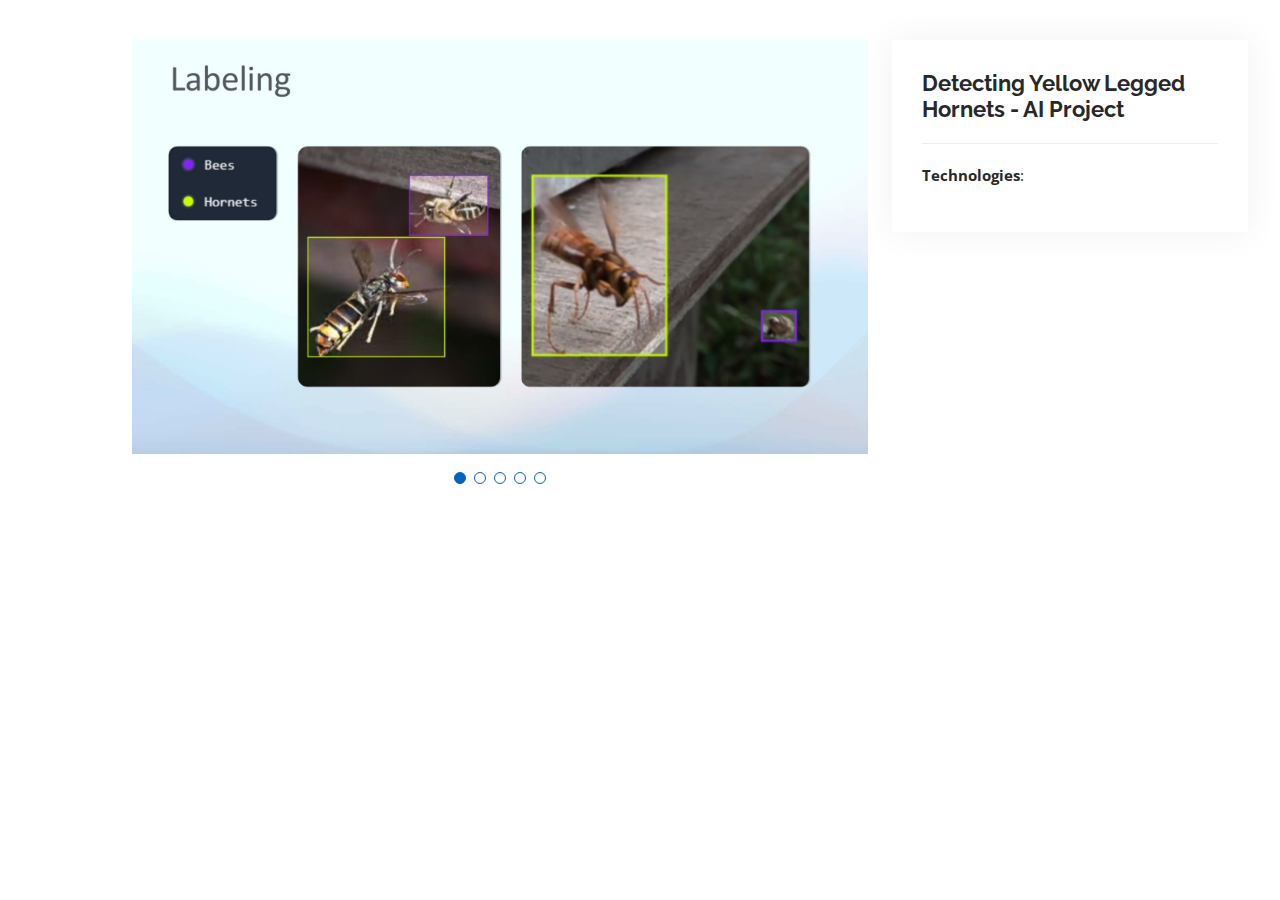
<file: hornet-details.html>
<!DOCTYPE html>
<html lang="en">

<head>
  <meta charset="utf-8">
  <meta content="width=device-width, initial-scale=1.0" name="viewport">

  <title>Portfolio Details - Personal Bootstrap Template</title>
  <meta content="" name="description">
  <meta content="" name="keywords">

  <!-- Favicons -->
  <link href="assets/img/favicon.png" rel="icon">
  <link href="assets/img/apple-touch-icon.png" rel="apple-touch-icon">

  <!-- Google Fonts -->
  <link href="https://fonts.googleapis.com/css?family=Open+Sans:300,300i,400,400i,600,600i,700,700i|Raleway:300,300i,400,400i,500,500i,600,600i,700,700i|Poppins:300,300i,400,400i,500,500i,600,600i,700,700i" rel="stylesheet">

  <!-- Vendor CSS Files -->
  <link href="assets/vendor/aos/aos.css" rel="stylesheet">
  <link href="assets/vendor/bootstrap/css/bootstrap.min.css" rel="stylesheet">
  <link href="assets/vendor/bootstrap-icons/bootstrap-icons.css" rel="stylesheet">
  <link href="assets/vendor/boxicons/css/boxicons.min.css" rel="stylesheet">
  <link href="assets/vendor/glightbox/css/glightbox.min.css" rel="stylesheet">
  <link href="assets/vendor/swiper/swiper-bundle.min.css" rel="stylesheet">

  <!-- Template Main CSS File -->
  <link href="assets/css/style.css" rel="stylesheet">
</head>

<body>

  <main id="main">

    <!-- ======= Portfolio Details Section ======= -->
    <section id="portfolio-details" class="portfolio-details">
      <div class="container">

        <div class="row gy-4">

          <div class="col-lg-8">
            <div class="portfolio-details-slider swiper">
              <div class="swiper-wrapper align-items-center">

                <div class="swiper-slide">
                  <img src="assets/img/portfolio/hornet/hornet-1.jpg" alt="">
                </div>

                <div class="swiper-slide">
                  <img src="assets/img/portfolio/hornet/hornet-2.jpg" alt="">
                </div>

                <div class="swiper-slide">
                  <img src="assets/img/portfolio/hornet/hornet-3.jpg" alt="">
                </div>

                <div class="swiper-slide">
                  <img src="assets/img/portfolio/hornet/hornet-4.jpg" alt="">
                </div>

                <div class="swiper-slide">
                  <img src="assets/img/portfolio/hornet/hornet-5.jpg" alt="">
                </div>

              </div>
              <div class="swiper-pagination"></div>
            </div>
          </div>

          <div class="col-lg-4">
            <div class="portfolio-info">
              <h3>Detecting Yellow Legged Hornets - AI Project</h3>
              <ul>
                <li><strong>Technologies</strong>: </li>
                <!-- <li><strong>Client</strong>: ASU Company</li>
                <li><strong>Project date</strong>: 01 March, 2020</li>
                <li><strong>Project URL</strong>: <a href="#">www.example.com</a></li> -->
              </ul>
            </div>
            <!-- <div class="portfolio-description">
              <h2>This is an example of portfolio detail</h2>
              <p>
                Autem ipsum nam porro corporis rerum. Quis eos dolorem eos itaque inventore commodi labore quia quia. Exercitationem repudiandae officiis neque suscipit non officia eaque itaque enim. Voluptatem officia accusantium nesciunt est omnis tempora consectetur dignissimos. Sequi nulla at esse enim cum deserunt eius.
              </p>
            </div> -->
          </div>

        </div>

      </div>
    </section><!-- End Portfolio Details Section -->

  </main><!-- End #main -->

  <div id="preloader"></div>
  <a href="#" class="back-to-top d-flex align-items-center justify-content-center"><i class="bi bi-arrow-up-short"></i></a>

  <!-- Vendor JS Files -->
  <script src="assets/vendor/purecounter/purecounter_vanilla.js"></script>
  <script src="assets/vendor/aos/aos.js"></script>
  <script src="assets/vendor/bootstrap/js/bootstrap.bundle.min.js"></script>
  <script src="assets/vendor/glightbox/js/glightbox.min.js"></script>
  <script src="assets/vendor/isotope-layout/isotope.pkgd.min.js"></script>
  <script src="assets/vendor/swiper/swiper-bundle.min.js"></script>
  <script src="assets/vendor/typed.js/typed.umd.js"></script>
  <script src="assets/vendor/waypoints/noframework.waypoints.js"></script>
  <script src="assets/vendor/php-email-form/validate.js"></script>

  <!-- Template Main JS File -->
  <script src="assets/js/main.js"></script>

</body>

</html>
</file>
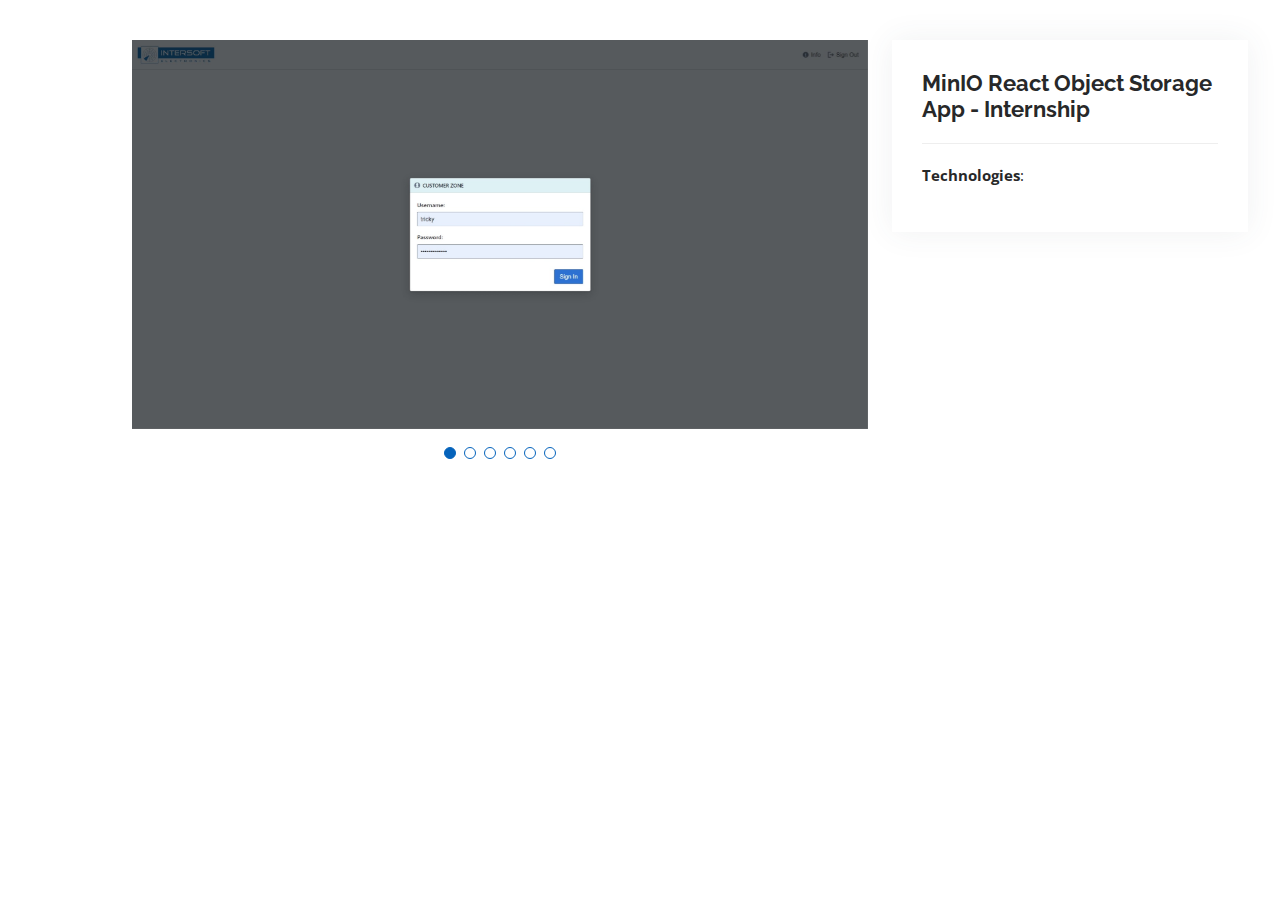
<file: minio-details.html>
<!DOCTYPE html>
<html lang="en">

<head>
  <meta charset="utf-8">
  <meta content="width=device-width, initial-scale=1.0" name="viewport">

  <title>Portfolio Details - Personal Bootstrap Template</title>
  <meta content="" name="description">
  <meta content="" name="keywords">

  <!-- Favicons -->
  <link href="assets/img/favicon.png" rel="icon">
  <link href="assets/img/apple-touch-icon.png" rel="apple-touch-icon">

  <!-- Google Fonts -->
  <link href="https://fonts.googleapis.com/css?family=Open+Sans:300,300i,400,400i,600,600i,700,700i|Raleway:300,300i,400,400i,500,500i,600,600i,700,700i|Poppins:300,300i,400,400i,500,500i,600,600i,700,700i" rel="stylesheet">

  <!-- Vendor CSS Files -->
  <link href="assets/vendor/aos/aos.css" rel="stylesheet">
  <link href="assets/vendor/bootstrap/css/bootstrap.min.css" rel="stylesheet">
  <link href="assets/vendor/bootstrap-icons/bootstrap-icons.css" rel="stylesheet">
  <link href="assets/vendor/boxicons/css/boxicons.min.css" rel="stylesheet">
  <link href="assets/vendor/glightbox/css/glightbox.min.css" rel="stylesheet">
  <link href="assets/vendor/swiper/swiper-bundle.min.css" rel="stylesheet">

  <!-- Template Main CSS File -->
  <link href="assets/css/style.css" rel="stylesheet">
</head>

<body>

  <main id="main">

    <!-- ======= Portfolio Details Section ======= -->
    <section id="portfolio-details" class="portfolio-details">
      <div class="container">

        <div class="row gy-4">

          <div class="col-lg-8">
            <div class="portfolio-details-slider swiper">
              <div class="swiper-wrapper align-items-center">

                <div class="swiper-slide">
                  <img src="assets/img/portfolio/minio/minio-1.jpeg" alt="">
                </div>

                <div class="swiper-slide">
                  <img src="assets/img/portfolio/minio/minio-2.jpeg" alt="">
                </div>

                <div class="swiper-slide">
                  <img src="assets/img/portfolio/minio/minio-3.jpeg" alt="">
                </div>

                <div class="swiper-slide">
                  <img src="assets/img/portfolio/minio/minio-4.jpeg" alt="">
                </div>

                <div class="swiper-slide">
                  <img src="assets/img/portfolio/minio/minio-5.jpeg" alt="">
                </div>

                <div class="swiper-slide">
                  <img src="assets/img/portfolio/minio/minio-6.jpeg" alt="">
                </div>

              </div>
              <div class="swiper-pagination"></div>
            </div>
          </div>

          <div class="col-lg-4">
            <div class="portfolio-info">
              <h3>MinIO React Object Storage App - Internship</h3>
              <ul>
                <li><strong>Technologies</strong>: </li>
                <!-- <li><strong>Client</strong>: ASU Company</li>
                <li><strong>Project date</strong>: 01 March, 2020</li>
                <li><strong>Project URL</strong>: <a href="#">www.example.com</a></li> -->
              </ul>
            </div>
            <!-- <div class="portfolio-description">
              <h2>This is an example of portfolio detail</h2>
              <p>
                Autem ipsum nam porro corporis rerum. Quis eos dolorem eos itaque inventore commodi labore quia quia. Exercitationem repudiandae officiis neque suscipit non officia eaque itaque enim. Voluptatem officia accusantium nesciunt est omnis tempora consectetur dignissimos. Sequi nulla at esse enim cum deserunt eius.
              </p>
            </div> -->
          </div>

        </div>

      </div>
    </section><!-- End Portfolio Details Section -->

  </main><!-- End #main -->

  <div id="preloader"></div>
  <a href="#" class="back-to-top d-flex align-items-center justify-content-center"><i class="bi bi-arrow-up-short"></i></a>

  <!-- Vendor JS Files -->
  <script src="assets/vendor/purecounter/purecounter_vanilla.js"></script>
  <script src="assets/vendor/aos/aos.js"></script>
  <script src="assets/vendor/bootstrap/js/bootstrap.bundle.min.js"></script>
  <script src="assets/vendor/glightbox/js/glightbox.min.js"></script>
  <script src="assets/vendor/isotope-layout/isotope.pkgd.min.js"></script>
  <script src="assets/vendor/swiper/swiper-bundle.min.js"></script>
  <script src="assets/vendor/typed.js/typed.umd.js"></script>
  <script src="assets/vendor/waypoints/noframework.waypoints.js"></script>
  <script src="assets/vendor/php-email-form/validate.js"></script>

  <!-- Template Main JS File -->
  <script src="assets/js/main.js"></script>

</body>

</html>
</file>
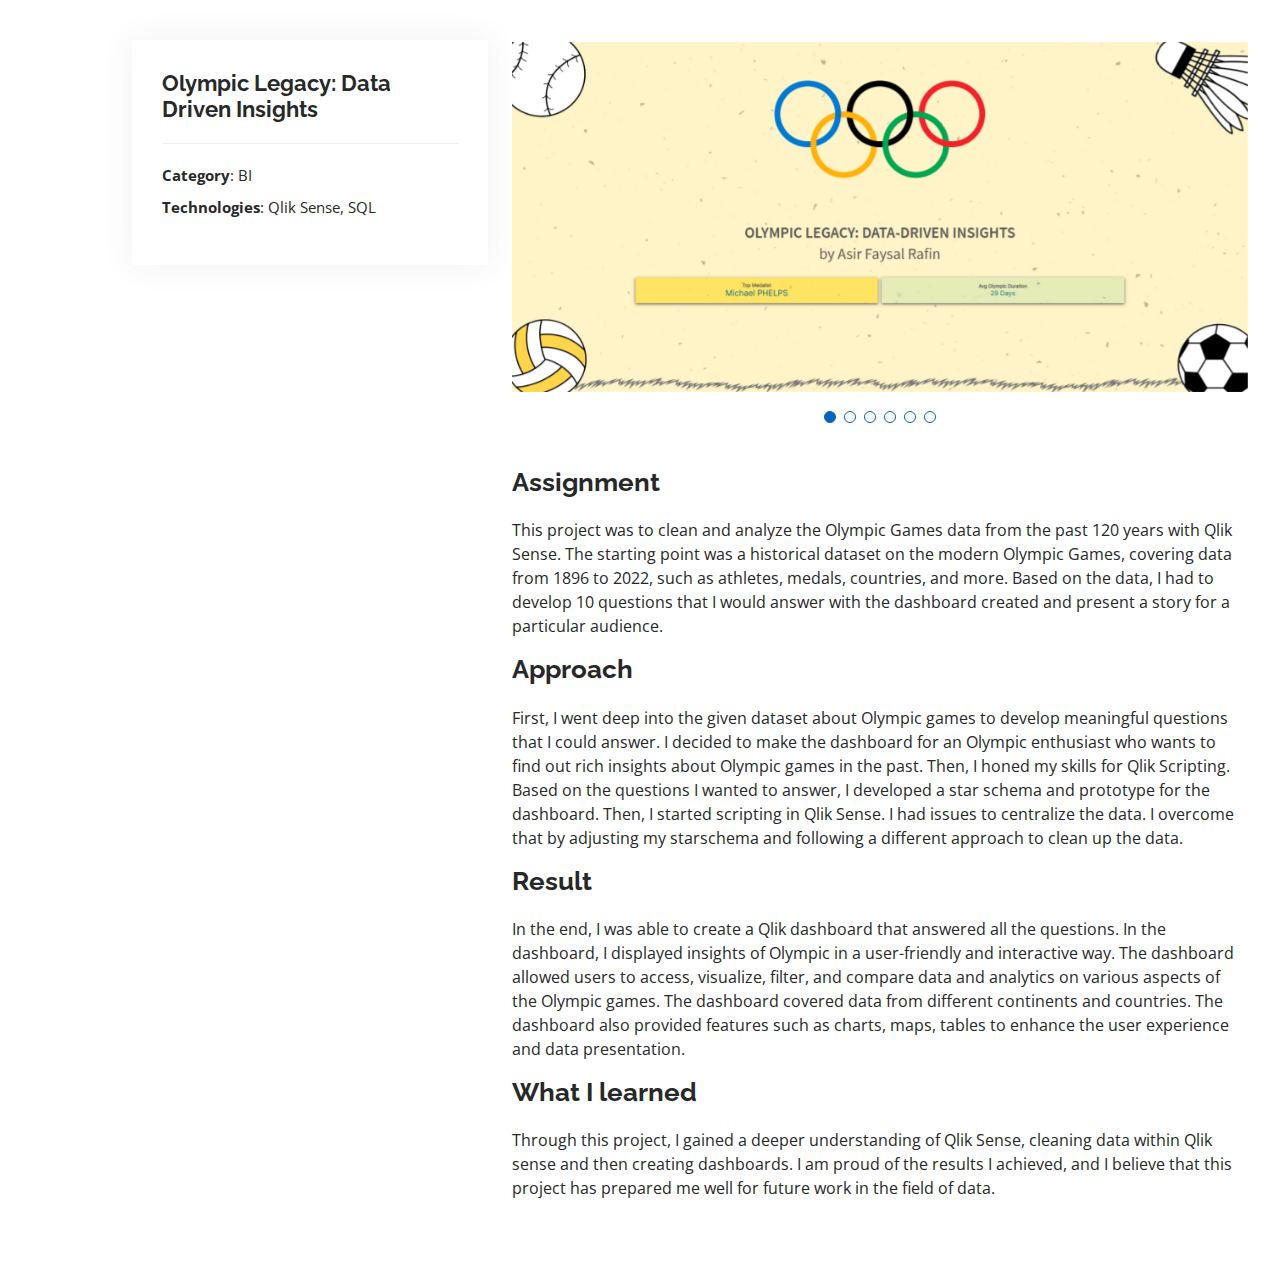
<file: olympic-details.html>
<!DOCTYPE html>
<html lang="en">

<head>
  <meta charset="utf-8">
  <meta content="width=device-width, initial-scale=1.0" name="viewport">

  <title>Portfolio Details - Personal Bootstrap Template</title>
  <meta content="" name="description">
  <meta content="" name="keywords">

  <!-- Favicons -->
  <link href="assets/img/favicon.png" rel="icon">
  <link href="assets/img/apple-touch-icon.png" rel="apple-touch-icon">

  <!-- Google Fonts -->
  <link href="https://fonts.googleapis.com/css?family=Open+Sans:300,300i,400,400i,600,600i,700,700i|Raleway:300,300i,400,400i,500,500i,600,600i,700,700i|Poppins:300,300i,400,400i,500,500i,600,600i,700,700i" rel="stylesheet">

  <!-- Vendor CSS Files -->
  <link href="assets/vendor/aos/aos.css" rel="stylesheet">
  <link href="assets/vendor/bootstrap/css/bootstrap.min.css" rel="stylesheet">
  <link href="assets/vendor/bootstrap-icons/bootstrap-icons.css" rel="stylesheet">
  <link href="assets/vendor/boxicons/css/boxicons.min.css" rel="stylesheet">
  <link href="assets/vendor/glightbox/css/glightbox.min.css" rel="stylesheet">
  <link href="assets/vendor/swiper/swiper-bundle.min.css" rel="stylesheet">

  <!-- Template Main CSS File -->
  <link href="assets/css/style.css" rel="stylesheet">
</head>

<body>

  <main id="main">

    <!-- ======= Portfolio Details Section ======= -->
    <section id="portfolio-details" class="portfolio-details">
      <div class="container">

        <div class="row gy-4">

          <div class="col-lg-4">
            <div class="portfolio-info">
              <h3>Olympic Legacy: Data Driven Insights</h3>
              <ul>
                <li><strong>Category</strong>: BI</li>
                <li><strong>Technologies</strong>: Qlik Sense, SQL</li>
              </ul>
            </div>

          </div>

          <div class="col-lg-8">
            <div class="portfolio-details-slider swiper">
              <div class="swiper-wrapper align-items-center">

                <div class="swiper-slide">
                  <img src="assets/img/portfolio/olympic/olympic-1.png" alt="">
                </div>

                <div class="swiper-slide">
                  <img src="assets/img/portfolio/olympic/olympic-2.png" alt="">
                </div>

                <div class="swiper-slide">
                  <img src="assets/img/portfolio/olympic/olympic-3.png" alt="">
                </div>

                <div class="swiper-slide">
                  <img src="assets/img/portfolio/olympic/olympic-4.png" alt="">
                </div>

                <div class="swiper-slide">
                  <img src="assets/img/portfolio/olympic/olympic-5.png" alt="">
                </div>

                <div class="swiper-slide">
                  <img src="assets/img/portfolio/olympic/olympic-6.png" alt="">
                </div>

              </div>
              <div class="swiper-pagination"></div>
            </div>
          </div>



        </div>

        <div class="row gy-4">
          <div class="col-lg-8 offset-lg-4">

            <div class="portfolio-description">
              <h2>Assignment</h2>
              <p>
                This project was to clean and analyze the Olympic Games data from the past 120 years with Qlik Sense. The starting point 
                was a historical dataset on the modern Olympic Games, covering data from 1896 to 2022, such as athletes, medals, countries, 
                and more. Based on the data, I had to develop 10 questions that I would answer with the dashboard created and present a story 
                for a particular audience.                
              </p>
              
              <h2>Approach</h2>
              <p>
                First, I went deep into the given dataset about Olympic games to develop meaningful questions that I could answer. I decided 
                to make the dashboard for an Olympic enthusiast who wants to find out rich insights about Olympic games in the past. Then, I honed 
                my skills for Qlik Scripting. Based on the questions I wanted to answer, I developed a star schema and prototype for the dashboard. 
                Then, I started scripting in Qlik Sense. I had issues to centralize the data. I overcome that by adjusting my starschema and following
                a different approach to clean up the data.           
              </p>

              <h2>Result</h2>
              <p>
                In the end, I was able to create a Qlik dashboard that answered all the questions. In the dashboard, I displayed insights 
                of Olympic in a user-friendly and interactive way. The dashboard allowed users to access, visualize, filter, and compare 
                data and analytics on various aspects of the Olympic games. The dashboard covered data from different continents and countries. 
                The dashboard also provided features such as charts, maps, tables to enhance the user experience and data presentation.                    
              </p>

              <h2>What I learned</h2>
              <p>
                Through this project, I gained a deeper understanding of Qlik Sense, cleaning data within Qlik sense and then creating 
                dashboards. I am proud of the results I achieved, and I believe that this project has prepared me well for future work
                in the field of data.              
              </p>

            </div>

          </div>

        </div>

      </div>
    </section><!-- End Portfolio Details Section -->

  </main><!-- End #main -->

  <div id="preloader"></div>
  <a href="#" class="back-to-top d-flex align-items-center justify-content-center"><i class="bi bi-arrow-up-short"></i></a>

  <!-- Vendor JS Files -->
  <script src="assets/vendor/purecounter/purecounter_vanilla.js"></script>
  <script src="assets/vendor/aos/aos.js"></script>
  <script src="assets/vendor/bootstrap/js/bootstrap.bundle.min.js"></script>
  <script src="assets/vendor/glightbox/js/glightbox.min.js"></script>
  <script src="assets/vendor/isotope-layout/isotope.pkgd.min.js"></script>
  <script src="assets/vendor/swiper/swiper-bundle.min.js"></script>
  <script src="assets/vendor/typed.js/typed.umd.js"></script>
  <script src="assets/vendor/waypoints/noframework.waypoints.js"></script>
  <script src="assets/vendor/php-email-form/validate.js"></script>

  <!-- Template Main JS File -->
  <script src="assets/js/main.js"></script>

</body>

</html>
</file>
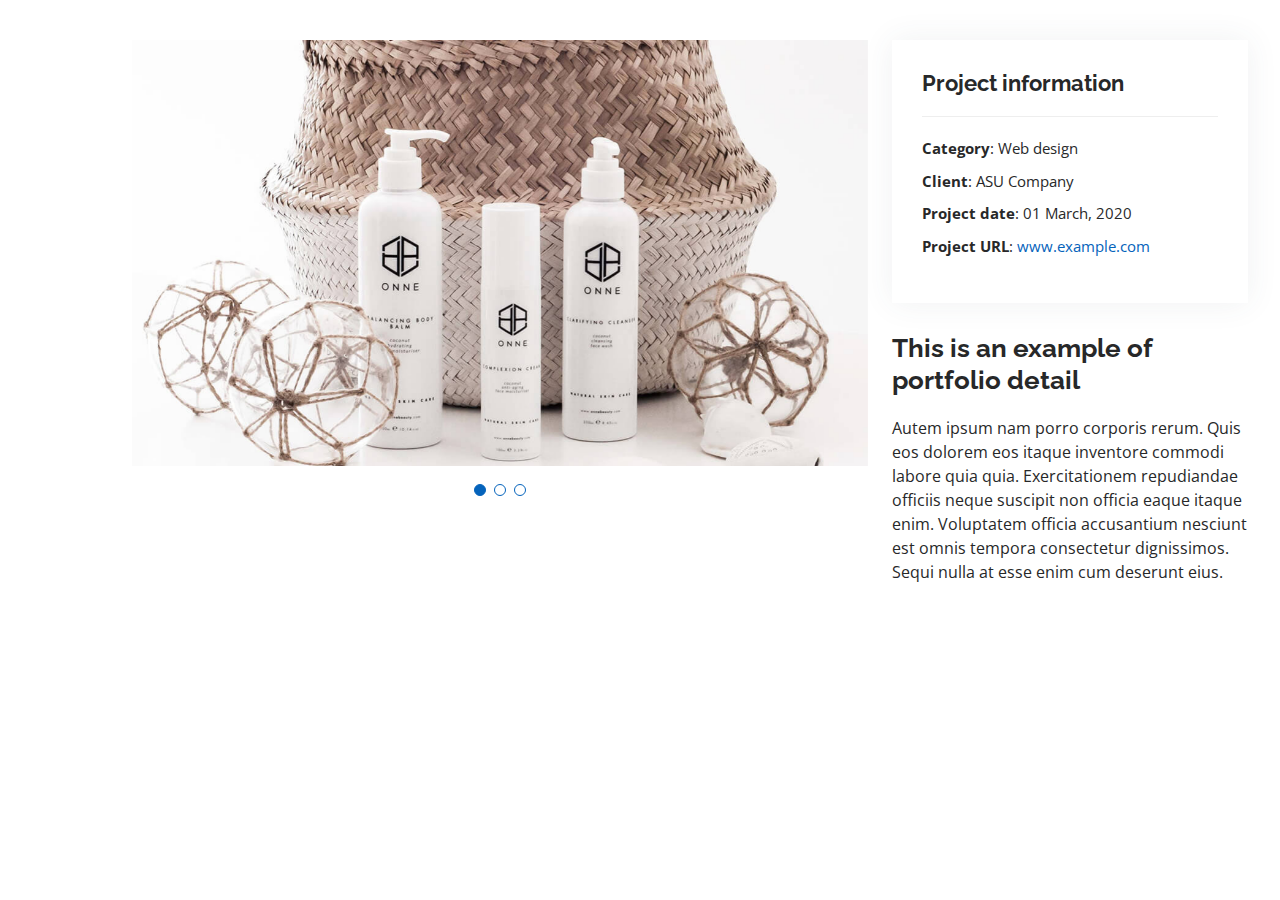
<file: portfolio-details.html>
<!DOCTYPE html>
<html lang="en">

<head>
  <meta charset="utf-8">
  <meta content="width=device-width, initial-scale=1.0" name="viewport">

  <title>Portfolio Details - Personal Bootstrap Template</title>
  <meta content="" name="description">
  <meta content="" name="keywords">

  <!-- Favicons -->
  <link href="assets/img/favicon.png" rel="icon">
  <link href="assets/img/apple-touch-icon.png" rel="apple-touch-icon">

  <!-- Google Fonts -->
  <link href="https://fonts.googleapis.com/css?family=Open+Sans:300,300i,400,400i,600,600i,700,700i|Raleway:300,300i,400,400i,500,500i,600,600i,700,700i|Poppins:300,300i,400,400i,500,500i,600,600i,700,700i" rel="stylesheet">

  <!-- Vendor CSS Files -->
  <link href="assets/vendor/aos/aos.css" rel="stylesheet">
  <link href="assets/vendor/bootstrap/css/bootstrap.min.css" rel="stylesheet">
  <link href="assets/vendor/bootstrap-icons/bootstrap-icons.css" rel="stylesheet">
  <link href="assets/vendor/boxicons/css/boxicons.min.css" rel="stylesheet">
  <link href="assets/vendor/glightbox/css/glightbox.min.css" rel="stylesheet">
  <link href="assets/vendor/swiper/swiper-bundle.min.css" rel="stylesheet">

  <!-- Template Main CSS File -->
  <link href="assets/css/style.css" rel="stylesheet">

  <!-- =======================================================
  * Template Name: MyResume
  * Template URL: https://bootstrapmade.com/free-html-bootstrap-template-my-resume/
  * Updated: Mar 17 2024 with Bootstrap v5.3.3
  * Author: BootstrapMade.com
  * License: https://bootstrapmade.com/license/
  ======================================================== -->
</head>

<body>

  <main id="main">

    <!-- ======= Portfolio Details Section ======= -->
    <section id="portfolio-details" class="portfolio-details">
      <div class="container">

        <div class="row gy-4">

          <div class="col-lg-8">
            <div class="portfolio-details-slider swiper">
              <div class="swiper-wrapper align-items-center">

                <div class="swiper-slide">
                  <img src="assets/img/portfolio/portfolio-details-1.jpg" alt="">
                </div>

                <div class="swiper-slide">
                  <img src="assets/img/portfolio/portfolio-details-2.jpg" alt="">
                </div>

                <div class="swiper-slide">
                  <img src="assets/img/portfolio/portfolio-details-3.jpg" alt="">
                </div>

              </div>
              <div class="swiper-pagination"></div>
            </div>
          </div>

          <div class="col-lg-4">
            <div class="portfolio-info">
              <h3>Project information</h3>
              <ul>
                <li><strong>Category</strong>: Web design</li>
                <li><strong>Client</strong>: ASU Company</li>
                <li><strong>Project date</strong>: 01 March, 2020</li>
                <li><strong>Project URL</strong>: <a href="#">www.example.com</a></li>
              </ul>
            </div>
            <div class="portfolio-description">
              <h2>This is an example of portfolio detail</h2>
              <p>
                Autem ipsum nam porro corporis rerum. Quis eos dolorem eos itaque inventore commodi labore quia quia. Exercitationem repudiandae officiis neque suscipit non officia eaque itaque enim. Voluptatem officia accusantium nesciunt est omnis tempora consectetur dignissimos. Sequi nulla at esse enim cum deserunt eius.
              </p>
            </div>
          </div>

        </div>

      </div>
    </section><!-- End Portfolio Details Section -->

  </main><!-- End #main -->

  <div id="preloader"></div>
  <a href="#" class="back-to-top d-flex align-items-center justify-content-center"><i class="bi bi-arrow-up-short"></i></a>

  <!-- Vendor JS Files -->
  <script src="assets/vendor/purecounter/purecounter_vanilla.js"></script>
  <script src="assets/vendor/aos/aos.js"></script>
  <script src="assets/vendor/bootstrap/js/bootstrap.bundle.min.js"></script>
  <script src="assets/vendor/glightbox/js/glightbox.min.js"></script>
  <script src="assets/vendor/isotope-layout/isotope.pkgd.min.js"></script>
  <script src="assets/vendor/swiper/swiper-bundle.min.js"></script>
  <script src="assets/vendor/typed.js/typed.umd.js"></script>
  <script src="assets/vendor/waypoints/noframework.waypoints.js"></script>
  <script src="assets/vendor/php-email-form/validate.js"></script>

  <!-- Template Main JS File -->
  <script src="assets/js/main.js"></script>

</body>

</html>
</file>
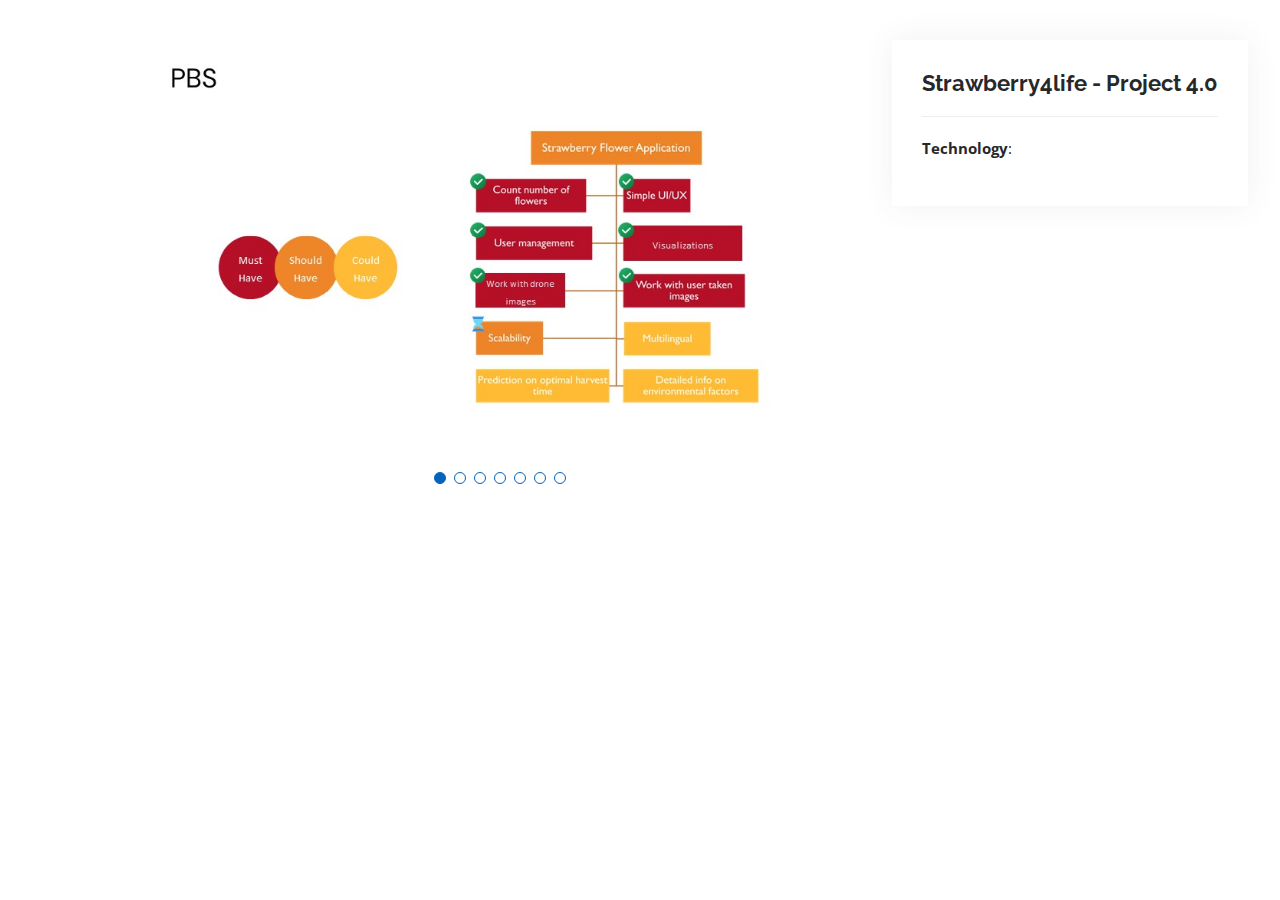
<file: strawberry4life-details.html>
<!DOCTYPE html>
<html lang="en">

<head>
  <meta charset="utf-8">
  <meta content="width=device-width, initial-scale=1.0" name="viewport">

  <title>Portfolio Details - Personal Bootstrap Template</title>
  <meta content="" name="description">
  <meta content="" name="keywords">

  <!-- Favicons -->
  <link href="assets/img/favicon.png" rel="icon">
  <link href="assets/img/apple-touch-icon.png" rel="apple-touch-icon">

  <!-- Google Fonts -->
  <link href="https://fonts.googleapis.com/css?family=Open+Sans:300,300i,400,400i,600,600i,700,700i|Raleway:300,300i,400,400i,500,500i,600,600i,700,700i|Poppins:300,300i,400,400i,500,500i,600,600i,700,700i" rel="stylesheet">

  <!-- Vendor CSS Files -->
  <link href="assets/vendor/aos/aos.css" rel="stylesheet">
  <link href="assets/vendor/bootstrap/css/bootstrap.min.css" rel="stylesheet">
  <link href="assets/vendor/bootstrap-icons/bootstrap-icons.css" rel="stylesheet">
  <link href="assets/vendor/boxicons/css/boxicons.min.css" rel="stylesheet">
  <link href="assets/vendor/glightbox/css/glightbox.min.css" rel="stylesheet">
  <link href="assets/vendor/swiper/swiper-bundle.min.css" rel="stylesheet">

  <!-- Template Main CSS File -->
  <link href="assets/css/style.css" rel="stylesheet">
</head>

<body>

  <main id="main">

    <!-- ======= Portfolio Details Section ======= -->
    <section id="portfolio-details" class="portfolio-details">
      <div class="container">

        <div class="row gy-4">

          <div class="col-lg-8">
            <div class="portfolio-details-slider swiper">
              <div class="swiper-wrapper align-items-center">

                <div class="swiper-slide">
                  <img src="assets/img/portfolio/strawberry4life/strawberry4life-1.JPG" alt="">
                </div>

                <div class="swiper-slide">
                  <img src="assets/img/portfolio/strawberry4life/strawberry4life-2.JPG" alt="">
                </div>

                <div class="swiper-slide">
                  <img src="assets/img/portfolio/strawberry4life/strawberry4life-3.JPG" alt="">
                </div>

                <div class="swiper-slide">
                  <img src="assets/img/portfolio/strawberry4life/strawberry4life-4.JPG" alt="">
                </div>

                <div class="swiper-slide">
                  <img src="assets/img/portfolio/strawberry4life/strawberry4life-5.JPG" alt="">
                </div>

                <div class="swiper-slide">
                  <img src="assets/img/portfolio/strawberry4life/strawberry4life-6.JPG" alt="">
                </div>

                <div class="swiper-slide">
                  <img src="assets/img/portfolio/strawberry4life/strawberry4life-7.JPG" alt="">
                </div>

              </div>
              <div class="swiper-pagination"></div>
            </div>
          </div>

          <div class="col-lg-4">
            <div class="portfolio-info">
              <h3>Strawberry4life - Project 4.0</h3>
              <ul>
                <li><strong>Technology</strong>: </li>
                <!-- <li><strong>Client</strong>: ASU Company</li>
                <li><strong>Project date</strong>: 01 March, 2020</li>
                <li><strong>Project URL</strong>: <a href="#">www.example.com</a></li> -->
              </ul>
            </div>
            <!-- <div class="portfolio-description">
              <h2>This is an example of portfolio detail</h2>
              <p>
                Autem ipsum nam porro corporis rerum. Quis eos dolorem eos itaque inventore commodi labore quia quia. Exercitationem repudiandae officiis neque suscipit non officia eaque itaque enim. Voluptatem officia accusantium nesciunt est omnis tempora consectetur dignissimos. Sequi nulla at esse enim cum deserunt eius.
              </p>
            </div> -->
          </div>

        </div>

      </div>
    </section><!-- End Portfolio Details Section -->

  </main><!-- End #main -->

  <div id="preloader"></div>
  <a href="#" class="back-to-top d-flex align-items-center justify-content-center"><i class="bi bi-arrow-up-short"></i></a>

  <!-- Vendor JS Files -->
  <script src="assets/vendor/purecounter/purecounter_vanilla.js"></script>
  <script src="assets/vendor/aos/aos.js"></script>
  <script src="assets/vendor/bootstrap/js/bootstrap.bundle.min.js"></script>
  <script src="assets/vendor/glightbox/js/glightbox.min.js"></script>
  <script src="assets/vendor/isotope-layout/isotope.pkgd.min.js"></script>
  <script src="assets/vendor/swiper/swiper-bundle.min.js"></script>
  <script src="assets/vendor/typed.js/typed.umd.js"></script>
  <script src="assets/vendor/waypoints/noframework.waypoints.js"></script>
  <script src="assets/vendor/php-email-form/validate.js"></script>

  <!-- Template Main JS File -->
  <script src="assets/js/main.js"></script>

</body>

</html>
</file>
<file: assets/css/style.css>
/**
* Template Name: MyResume
* Template URL: https://bootstrapmade.com/free-html-bootstrap-template-my-resume/
* Updated: Mar 17 2024 with Bootstrap v5.3.3
* Author: BootstrapMade.com
* License: https://bootstrapmade.com/license/
*/

/*--------------------------------------------------------------
# General
--------------------------------------------------------------*/
body {
  font-family: "Open Sans", sans-serif;
  color: #272829;
}

a {
  color: #0563bb;
  text-decoration: none;
}

a:hover {
  color: #067ded;
  text-decoration: none;
}

h1,
h2,
h3,
h4,
h5,
h6 {
  font-family: "Raleway", sans-serif;
}

/*--------------------------------------------------------------
# Back to top button
--------------------------------------------------------------*/
.back-to-top {
  position: fixed;
  visibility: hidden;
  opacity: 0;
  right: 15px;
  bottom: 15px;
  z-index: 996;
  background: #0563bb;
  width: 40px;
  height: 40px;
  border-radius: 50px;
  transition: all 0.4s;
}

.back-to-top i {
  font-size: 28px;
  color: #fff;
  line-height: 0;
}

.back-to-top:hover {
  background: #0678e3;
  color: #fff;
}

.back-to-top.active {
  visibility: visible;
  opacity: 1;
}

/*--------------------------------------------------------------
# Preloader
--------------------------------------------------------------*/
#preloader {
  position: fixed;
  top: 0;
  left: 0;
  right: 0;
  bottom: 0;
  z-index: 9999;
  overflow: hidden;
  background: #fff;
}

#preloader:before {
  content: "";
  position: fixed;
  top: calc(50% - 30px);
  left: calc(50% - 30px);
  border: 6px solid #0563bb;
  border-top-color: #fff;
  border-bottom-color: #fff;
  border-radius: 50%;
  width: 60px;
  height: 60px;
  animation: animate-preloader 1s linear infinite;
}

@keyframes animate-preloader {
  0% {
    transform: rotate(0deg);
  }

  100% {
    transform: rotate(360deg);
  }
}

/*--------------------------------------------------------------
# Disable aos animation delay on mobile devices
--------------------------------------------------------------*/
@media screen and (max-width: 768px) {
  [data-aos-delay] {
    transition-delay: 0 !important;
  }
}

/*--------------------------------------------------------------
# Header
--------------------------------------------------------------*/
#header {
  position: fixed;
  top: 0;
  left: 0;
  bottom: 0;
  z-index: 9997;
  transition: all 0.5s;
  padding: 15px;
  overflow-y: auto;
}

@media (max-width: 991px) {
  #header {
    width: 300px;
    background: #fff;
    border-right: 1px solid #e6e9ec;
    left: -300px;
  }
}

@media (min-width: 991px) {
  #main {
    margin-left: 100px;
  }
}

/*--------------------------------------------------------------
# Navigation Menu
--------------------------------------------------------------*/
/**
* Desktop Navigation 
*/
.nav-menu {
  padding: 0;
  display: block;
}

.nav-menu * {
  margin: 0;
  padding: 0;
  list-style: none;
}

.nav-menu>ul>li {
  position: relative;
  white-space: nowrap;
}

.nav-menu a,
.nav-menu a:focus {
  display: flex;
  align-items: center;
  color: #45505b;
  padding: 10px 18px;
  margin-bottom: 8px;
  transition: 0.3s;
  font-size: 15px;
  border-radius: 50px;
  background: #f2f3f5;
  height: 56px;
  width: 100%;
  overflow: hidden;
  transition: 0.3s;
}

.nav-menu a i,
.nav-menu a:focus i {
  font-size: 20px;
}

.nav-menu a span,
.nav-menu a:focus span {
  padding: 0 5px 0 7px;
  color: #45505b;
}

@media (min-width: 992px) {

  .nav-menu a,
  .nav-menu a:focus {
    width: 56px;
  }

  .nav-menu a span,
  .nav-menu a:focus span {
    display: none;
    color: #fff;
  }
}

.nav-menu a:hover,
.nav-menu .active,
.nav-menu .active:focus,
.nav-menu li:hover>a {
  color: #fff;
  background: #0563bb;
}

.nav-menu a:hover span,
.nav-menu .active span,
.nav-menu .active:focus span,
.nav-menu li:hover>a span {
  color: #fff;
}

.nav-menu a:hover,
.nav-menu li:hover>a {
  width: 100%;
  color: #fff;
}

.nav-menu a:hover span,
.nav-menu li:hover>a span {
  display: block;
}

/**
* Mobile Navigation 
*/
.mobile-nav-toggle {
  position: fixed;
  right: 10px;
  top: 10px;
  z-index: 9998;
  border: 0;
  background: none;
  font-size: 28px;
  transition: all 0.4s;
  outline: none !important;
  line-height: 0;
  cursor: pointer;
  border-radius: 50px;
  padding: 5px;
}

.mobile-nav-toggle i {
  color: #45505b;
}

.mobile-nav-active {
  overflow: hidden;
}

.mobile-nav-active #header {
  left: 0;
}

.mobile-nav-active .mobile-nav-toggle {
  color: #fff;
  background-color: #0563bb;
}

/*--------------------------------------------------------------
# Hero Section
--------------------------------------------------------------*/
#hero {
  width: 100%;
  height: 100vh;
  background: url("../img/hero-bg.jpg") top right no-repeat;
  background-size: cover;
  position: relative;
}

@media (min-width: 992px) {
  #hero {
    padding-left: 160px;
  }
}

#hero:before {
  content: "";
  background: rgba(255, 255, 255, 0.8);
  position: absolute;
  bottom: 0;
  top: 0;
  left: 0;
  right: 0;
}

#hero h1 {
  margin: 0;
  font-size: 64px;
  font-weight: 700;
  line-height: 56px;
  color: #45505b;
}

#hero p {
  color: #45505b;
  margin: 15px 0 0 0;
  font-size: 26px;
  font-family: "Poppins", sans-serif;
}

#hero p span {
  color: #0563bb;
  letter-spacing: 1px;
}

#hero .social-links {
  margin-top: 30px;
}

#hero .social-links a {
  font-size: 24px;
  display: inline-block;
  color: #45505b;
  line-height: 1;
  margin-right: 20px;
  transition: 0.3s;
}

#hero .social-links a:hover {
  color: #0563bb;
}

@media (max-width: 992px) {
  #hero {
    text-align: center;
  }

  #hero h1 {
    font-size: 32px;
    line-height: 36px;
  }

  #hero p {
    margin-top: 10px;
    font-size: 20px;
    line-height: 24px;
  }
}

/*--------------------------------------------------------------
# Sections General
--------------------------------------------------------------*/
section {
  padding: 60px 0;
  overflow: hidden;
}

.section-title {
  text-align: center;
  padding-bottom: 30px;
}

.section-title h2 {
  font-size: 32px;
  font-weight: bold;
  text-transform: uppercase;
  margin-bottom: 20px;
  padding-bottom: 20px;
  position: relative;
  color: #45505b;
}

.section-title h2::before {
  content: "";
  position: absolute;
  display: block;
  width: 120px;
  height: 1px;
  background: #ddd;
  bottom: 1px;
  left: calc(50% - 60px);
}

.section-title h2::after {
  content: "";
  position: absolute;
  display: block;
  width: 40px;
  height: 3px;
  background: #0563bb;
  bottom: 0;
  left: calc(50% - 20px);
}

.section-title p {
  margin-bottom: 0;
}

/*--------------------------------------------------------------
# About
--------------------------------------------------------------*/
.about .content h3 {
  font-weight: 700;
  font-size: 26px;
  color: #728394;
}

.about .content ul {
  list-style: none;
  padding: 0;
}

.about .content ul li {
  margin-bottom: 20px;
  display: flex;
  align-items: center;
}

.about .content ul strong {
  margin-right: 10px;
}

.about .content ul i {
  font-size: 16px;
  margin-right: 5px;
  color: #0563bb;
  line-height: 0;
}

.about .content p:last-child {
  margin-bottom: 0;
}

/*--------------------------------------------------------------
# Facts
--------------------------------------------------------------*/
.facts .count-box {
  padding: 30px 30px 25px 30px;
  margin-top: 30px;
  width: 100%;
  position: relative;
  text-align: center;
  background: #fff;
}

.facts .count-box i {
  position: absolute;
  top: -25px;
  left: 50%;
  transform: translateX(-50%);
  font-size: 24px;
  background: #0563bb;
  color: #fff;
  border-radius: 50px;
  display: inline-flex;
  align-items: center;
  justify-content: center;
  width: 48px;
  height: 48px;
}

.facts .count-box span {
  font-size: 36px;
  display: block;
  font-weight: 600;
  color: #011426;
}

.facts .count-box p {
  padding: 0;
  margin: 0;
  font-family: "Raleway", sans-serif;
  font-size: 14px;
}

/*--------------------------------------------------------------
# Akills
--------------------------------------------------------------*/
.skills .progress {
  height: 60px;
  display: block;
  background: none;
  border-radius: 0;
}

.skills .progress .skill {
  padding: 10px 0;
  margin: 0;
  text-transform: uppercase;
  display: block;
  font-weight: 600;
  font-family: "Poppins", sans-serif;
  color: #45505b;
}

.skills .progress .skill .val {
  float: right;
  font-style: normal;
}

.skills .progress-bar-wrap {
  background: #f2f3f5;
}

.skills .progress-bar {
  width: 1px;
  height: 10px;
  transition: 0.9s;
  background-color: #0563bb;
}

/*--------------------------------------------------------------
# Resume
--------------------------------------------------------------*/
.resume .resume-title {
  font-size: 26px;
  font-weight: 700;
  margin-top: 20px;
  margin-bottom: 20px;
  color: #45505b;
}

.resume .resume-item {
  padding: 0 0 20px 20px;
  margin-top: -2px;
  border-left: 2px solid #0563bb;
  position: relative;
}

.resume .resume-item h4 {
  line-height: 18px;
  font-size: 18px;
  font-weight: 600;
  text-transform: uppercase;
  font-family: "Poppins", sans-serif;
  color: #0563bb;
  margin-bottom: 10px;
}

.resume .resume-item h5 {
  font-size: 16px;
  background: #f7f8f9;
  padding: 5px 15px;
  display: inline-block;
  font-weight: 600;
  margin-bottom: 10px;
}

.resume .resume-item ul {
  padding-left: 20px;
}

.resume .resume-item ul li {
  padding-bottom: 10px;
}

.resume .resume-item:last-child {
  padding-bottom: 0;
}

.resume .resume-item::before {
  content: "";
  position: absolute;
  width: 16px;
  height: 16px;
  border-radius: 50px;
  left: -9px;
  top: 0;
  background: #fff;
  border: 2px solid #0563bb;
}

/*--------------------------------------------------------------
# Portfolio
--------------------------------------------------------------*/
.portfolio .portfolio-item {
  margin-bottom: 30px;
}

.portfolio #portfolio-flters {
  padding: 0;
  margin: 0 auto 25px auto;
  list-style: none;
  text-align: center;
  background: #fff;
  border-radius: 50px;
  padding: 2px 15px;
}

.portfolio #portfolio-flters li {
  cursor: pointer;
  display: inline-block;
  padding: 10px 15px;
  font-size: 14px;
  font-weight: 600;
  line-height: 1;
  text-transform: uppercase;
  color: #272829;
  margin-bottom: 5px;
  transition: all 0.3s ease-in-out;
}

.portfolio #portfolio-flters li:hover,
.portfolio #portfolio-flters li.filter-active {
  color: #0563bb;
}

.portfolio #portfolio-flters li:last-child {
  margin-right: 0;
}

.portfolio .portfolio-wrap {
  transition: 0.3s;
  position: relative;
  overflow: hidden;
  z-index: 1;
  background: rgba(69, 80, 91, 0.8);
}

.portfolio .portfolio-wrap::before {
  content: "";
  background: rgba(255, 255, 255, 0.7);
  position: absolute;
  left: 30px;
  right: 30px;
  top: 30px;
  bottom: 30px;
  transition: all ease-in-out 0.3s;
  z-index: 2;
  opacity: 0;
}

.portfolio .portfolio-wrap .portfolio-info {
  opacity: 0;
  position: absolute;
  top: 0;
  left: 0;
  right: 0;
  bottom: 0;
  text-align: center;
  z-index: 3;
  transition: all ease-in-out 0.3s;
  display: flex;
  flex-direction: column;
  justify-content: center;
  align-items: center;
}

.portfolio .portfolio-wrap .portfolio-info::before {
  display: block;
  content: "";
  width: 48px;
  height: 48px;
  position: absolute;
  top: 35px;
  left: 35px;
  border-top: 3px solid #d7dce1;
  border-left: 3px solid #d7dce1;
  transition: all 0.5s ease 0s;
  z-index: 9994;
}

.portfolio .portfolio-wrap .portfolio-info::after {
  display: block;
  content: "";
  width: 48px;
  height: 48px;
  position: absolute;
  bottom: 35px;
  right: 35px;
  border-bottom: 3px solid #d7dce1;
  border-right: 3px solid #d7dce1;
  transition: all 0.5s ease 0s;
  z-index: 9994;
}

.portfolio .portfolio-wrap .portfolio-info h4 {
  font-size: 20px;
  color: #45505b;
  font-weight: 600;
}

.portfolio .portfolio-wrap .portfolio-info p {
  color: #45505b;
  font-size: 14px;
  text-transform: uppercase;
  padding: 0;
  margin: 0;
}

.portfolio .portfolio-wrap .portfolio-links {
  text-align: center;
  z-index: 4;
}

.portfolio .portfolio-wrap .portfolio-links a {
  color: #45505b;
  margin: 0 2px;
  font-size: 28px;
  display: inline-block;
  transition: 0.3s;
}

.portfolio .portfolio-wrap .portfolio-links a:hover {
  color: #148af9;
}

.portfolio .portfolio-wrap:hover::before {
  top: 0;
  left: 0;
  right: 0;
  bottom: 0;
  opacity: 1;
}

.portfolio .portfolio-wrap:hover .portfolio-info {
  opacity: 1;
}

.portfolio .portfolio-wrap:hover .portfolio-info::before {
  top: 15px;
  left: 15px;
}

.portfolio .portfolio-wrap:hover .portfolio-info::after {
  bottom: 15px;
  right: 15px;
}

/*--------------------------------------------------------------
# Portfolio Details
--------------------------------------------------------------*/
.portfolio-details {
  padding-top: 40px;
}

.portfolio-details .portfolio-details-slider img {
  width: 100%;
}

.portfolio-details .portfolio-details-slider .swiper-pagination {
  margin-top: 20px;
  position: relative;
}

.portfolio-details .portfolio-details-slider .swiper-pagination .swiper-pagination-bullet {
  width: 12px;
  height: 12px;
  background-color: #fff;
  opacity: 1;
  border: 1px solid #0563bb;
}

.portfolio-details .portfolio-details-slider .swiper-pagination .swiper-pagination-bullet-active {
  background-color: #0563bb;
}

.portfolio-details .portfolio-info {
  padding: 30px;
  box-shadow: 0px 0 30px rgba(69, 80, 91, 0.08);
}

.portfolio-details .portfolio-info h3 {
  font-size: 22px;
  font-weight: 700;
  margin-bottom: 20px;
  padding-bottom: 20px;
  border-bottom: 1px solid #eee;
}

.portfolio-details .portfolio-info ul {
  list-style: none;
  padding: 0;
  font-size: 15px;
}

.portfolio-details .portfolio-info ul li+li {
  margin-top: 10px;
}

.portfolio-details .portfolio-description {
  padding-top: 30px;
}

.portfolio-details .portfolio-description h2 {
  font-size: 26px;
  font-weight: 700;
  margin-bottom: 20px;
}

.portfolio-details .portfolio-description p {
  padding: 0;
}

/*--------------------------------------------------------------
# Services
--------------------------------------------------------------*/
.services .icon-box {
  text-align: center;
  padding: 70px 20px 80px 20px;
  transition: all ease-in-out 0.3s;
  background: #fff;
  box-shadow: 0px 5px 90px 0px rgba(110, 123, 131, 0.05);
}

.services .icon-box .icon {
  margin: 0 auto;
  width: 100px;
  height: 100px;
  display: flex;
  align-items: center;
  justify-content: center;
  transition: ease-in-out 0.3s;
  position: relative;
}

.services .icon-box .icon i {
  font-size: 36px;
  transition: 0.5s;
  position: relative;
}

.services .icon-box .icon svg {
  position: absolute;
  top: 0;
  left: 0;
}

.services .icon-box .icon svg path {
  transition: 0.5s;
  fill: #f5f5f5;
}

.services .icon-box h4 {
  font-weight: 600;
  margin: 10px 0 15px 0;
  font-size: 22px;
}

.services .icon-box h4 a {
  color: #45505b;
  transition: ease-in-out 0.3s;
}

.services .icon-box p {
  line-height: 24px;
  font-size: 14px;
  margin-bottom: 0;
}

.services .icon-box:hover {
  border-color: #fff;
  box-shadow: 0px 0 35px 0 rgba(0, 0, 0, 0.08);
}

.services .iconbox-blue i {
  color: #47aeff;
}

.services .iconbox-blue:hover .icon i {
  color: #fff;
}

.services .iconbox-blue:hover .icon path {
  fill: #47aeff;
}

.services .iconbox-orange i {
  color: #ffa76e;
}

.services .iconbox-orange:hover .icon i {
  color: #fff;
}

.services .iconbox-orange:hover .icon path {
  fill: #ffa76e;
}

.services .iconbox-pink i {
  color: #e80368;
}

.services .iconbox-pink:hover .icon i {
  color: #fff;
}

.services .iconbox-pink:hover .icon path {
  fill: #e80368;
}

.services .iconbox-yellow i {
  color: #ffbb2c;
}

.services .iconbox-yellow:hover .icon i {
  color: #fff;
}

.services .iconbox-yellow:hover .icon path {
  fill: #ffbb2c;
}

.services .iconbox-red i {
  color: #ff5828;
}

.services .iconbox-red:hover .icon i {
  color: #fff;
}

.services .iconbox-red:hover .icon path {
  fill: #ff5828;
}

.services .iconbox-teal i {
  color: #11dbcf;
}

.services .iconbox-teal:hover .icon i {
  color: #fff;
}

.services .iconbox-teal:hover .icon path {
  fill: #11dbcf;
}

/*--------------------------------------------------------------
# Testimonials
--------------------------------------------------------------*/
.testimonials .section-header {
  margin-bottom: 40px;
}

.testimonials .testimonials-carousel,
.testimonials .testimonials-slider {
  overflow: hidden;
}

.testimonials .testimonial-item {
  text-align: center;
}

.testimonials .testimonial-item .testimonial-img {
  width: 120px;
  border-radius: 50%;
  border: 4px solid #fff;
  margin: 0 auto;
}

.testimonials .testimonial-item h3 {
  font-size: 20px;
  font-weight: bold;
  margin: 10px 0 5px 0;
  color: #111;
}

.testimonials .testimonial-item h4 {
  font-size: 14px;
  color: #999;
  margin: 0 0 15px 0;
}

.testimonials .testimonial-item .quote-icon-left,
.testimonials .testimonial-item .quote-icon-right {
  color: #90c8fc;
  font-size: 26px;
}

.testimonials .testimonial-item .quote-icon-left {
  display: inline-block;
  left: -5px;
  position: relative;
}

.testimonials .testimonial-item .quote-icon-right {
  display: inline-block;
  right: -5px;
  position: relative;
  top: 10px;
}

.testimonials .testimonial-item p {
  font-style: italic;
  margin: 0 auto 15px auto;
}

.testimonials .swiper-pagination {
  margin-top: 20px;
  position: relative;
}

.testimonials .swiper-pagination .swiper-pagination-bullet {
  width: 12px;
  height: 12px;
  background-color: #fff;
  opacity: 1;
  border: 1px solid #0563bb;
}

.testimonials .swiper-pagination .swiper-pagination-bullet-active {
  background-color: #0563bb;
}

@media (min-width: 992px) {
  .testimonials .testimonial-item p {
    width: 80%;
  }
}

/*--------------------------------------------------------------
# Contact
--------------------------------------------------------------*/
.contact .info {
  width: 100%;
  background: #fff;
}

.contact .info i {
  font-size: 20px;
  color: #0563bb;
  float: left;
  width: 44px;
  height: 44px;
  background: #eef7ff;
  display: flex;
  justify-content: center;
  align-items: center;
  border-radius: 50px;
  transition: all 0.3s ease-in-out;
}

.contact .info h4 {
  padding: 0 0 0 60px;
  font-size: 22px;
  font-weight: 600;
  margin-bottom: 5px;
  color: #45505b;
}

.contact .info p {
  padding: 0 0 0 60px;
  margin-bottom: 0;
  font-size: 14px;
  color: #728394;
}

.contact .info .email,
.contact .info .phone {
  margin-top: 40px;
}

.contact .info .email:hover i,
.contact .info .address:hover i,
.contact .info .phone:hover i {
  background: #0563bb;
  color: #fff;
}

.contact .php-email-form {
  width: 100%;
  background: #fff;
}

.contact .php-email-form .form-group {
  padding-bottom: 8px;
}

.contact .php-email-form .error-message {
  display: none;
  color: #fff;
  background: #ed3c0d;
  text-align: left;
  padding: 15px;
  font-weight: 600;
}

.contact .php-email-form .error-message br+br {
  margin-top: 25px;
}

.contact .php-email-form .sent-message {
  display: none;
  color: #fff;
  background: #18d26e;
  text-align: center;
  padding: 15px;
  font-weight: 600;
}

.contact .php-email-form .loading {
  display: none;
  background: #fff;
  text-align: center;
  padding: 15px;
}

.contact .php-email-form .loading:before {
  content: "";
  display: inline-block;
  border-radius: 50%;
  width: 24px;
  height: 24px;
  margin: 0 10px -6px 0;
  border: 3px solid #18d26e;
  border-top-color: #eee;
  animation: animate-loading 1s linear infinite;
}

.contact .php-email-form input,
.contact .php-email-form textarea {
  border-radius: 4px;
  box-shadow: none;
  font-size: 14px;
}

.contact .php-email-form input[type=text],
.contact .php-email-form input[type=email] {
  height: 44px;
}

.contact .php-email-form textarea {
  padding: 10px 12px;
}

.contact .php-email-form button[type=submit] {
  background: #0563bb;
  border: 0;
  padding: 10px 35px;
  color: #fff;
  transition: 0.4s;
  border-radius: 50px;
}

.contact .php-email-form button[type=submit]:hover {
  background: #0678e3;
}

@keyframes animate-loading {
  0% {
    transform: rotate(0deg);
  }

  100% {
    transform: rotate(360deg);
  }
}

/*--------------------------------------------------------------
# Footer
--------------------------------------------------------------*/
#footer {
  background: #f7f8f9;
  color: #45505b;
  font-size: 14px;
  text-align: center;
  padding: 30px 0;
}

#footer h3 {
  font-size: 36px;
  font-weight: 700;
  position: relative;
  font-family: "Poppins", sans-serif;
  padding: 0;
  margin: 0 0 15px 0;
}

#footer p {
  font-size: 15;
  font-style: italic;
  padding: 0;
  margin: 0 0 40px 0;
}

#footer .social-links {
  margin: 0 0 40px 0;
}

#footer .social-links a {
  font-size: 18px;
  display: inline-block;
  background: #0563bb;
  color: #fff;
  line-height: 1;
  padding: 8px 0;
  margin-right: 4px;
  border-radius: 50%;
  text-align: center;
  width: 36px;
  height: 36px;
  transition: 0.3s;
}

#footer .social-links a:hover {
  background: #0678e3;
  color: #fff;
  text-decoration: none;
}

#footer .copyright {
  margin: 0 0 5px 0;
}

#footer .credits {
  font-size: 13px;
}
</file>
